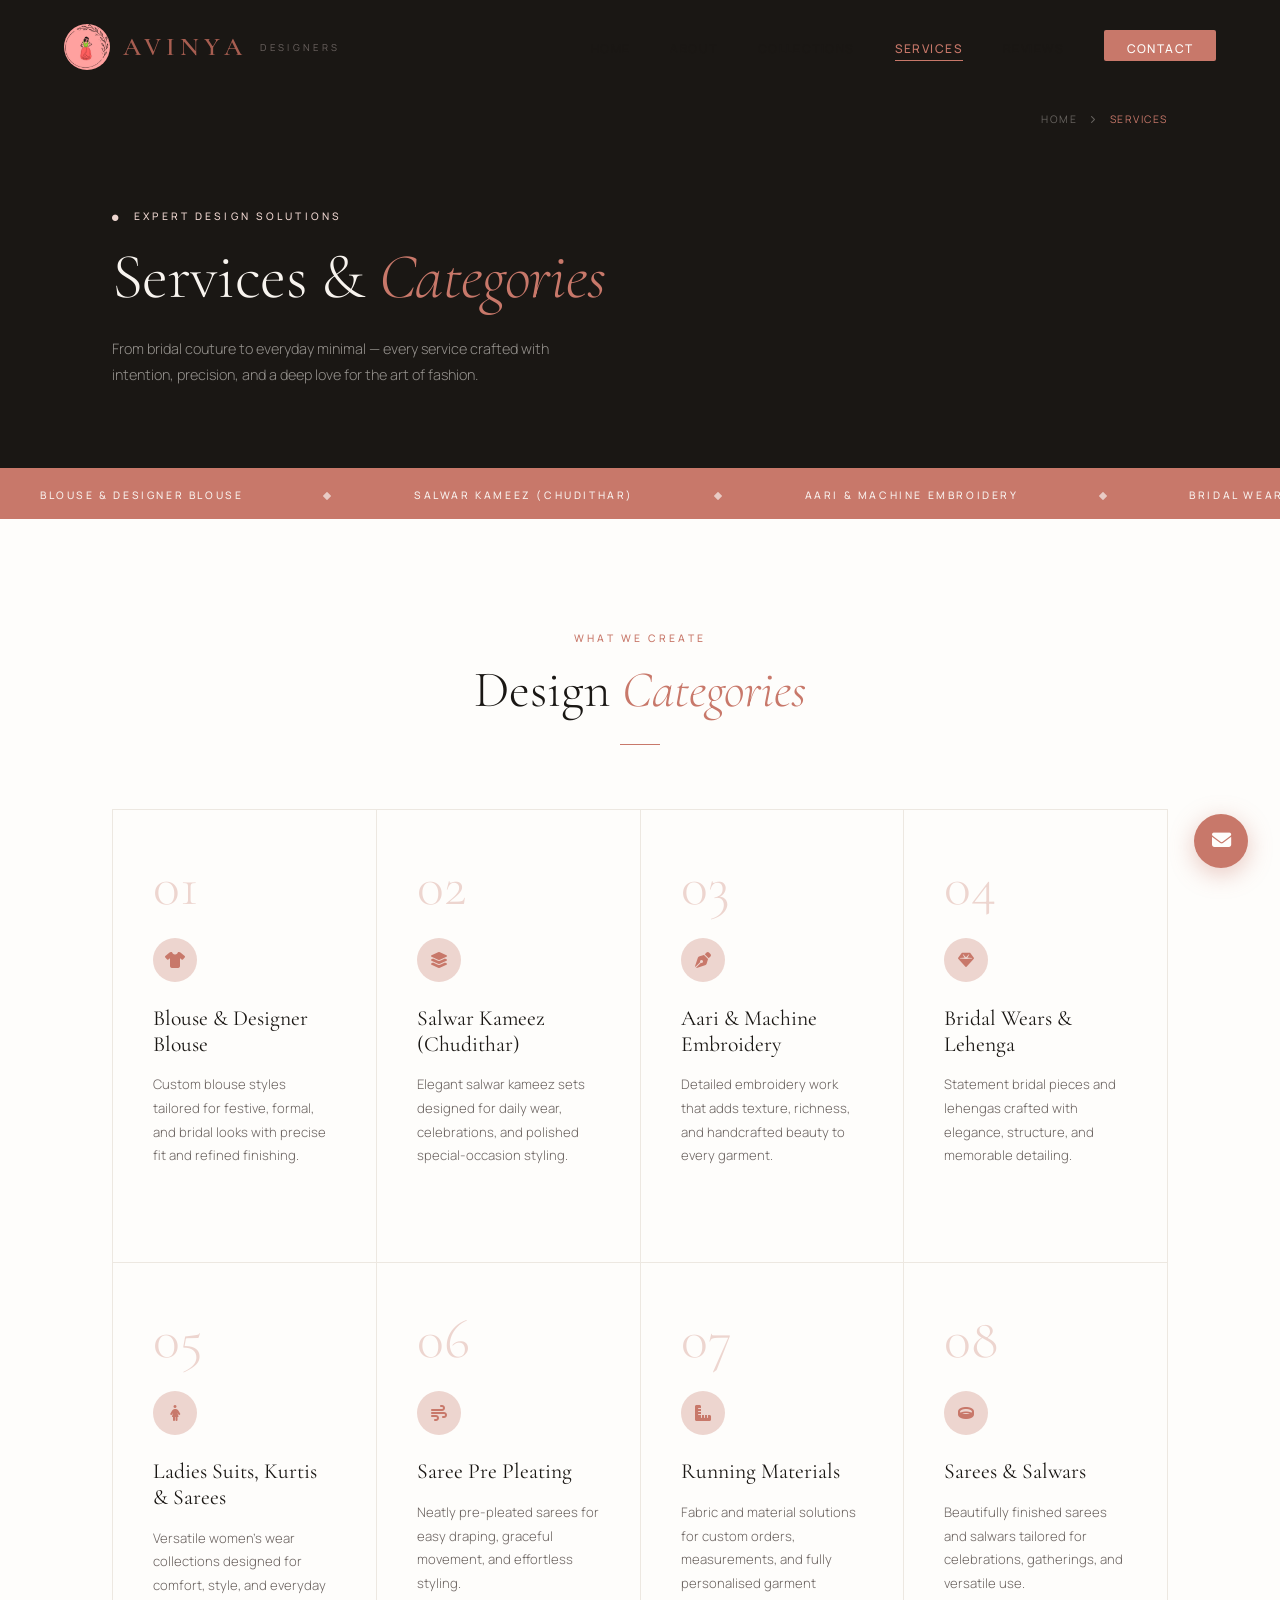
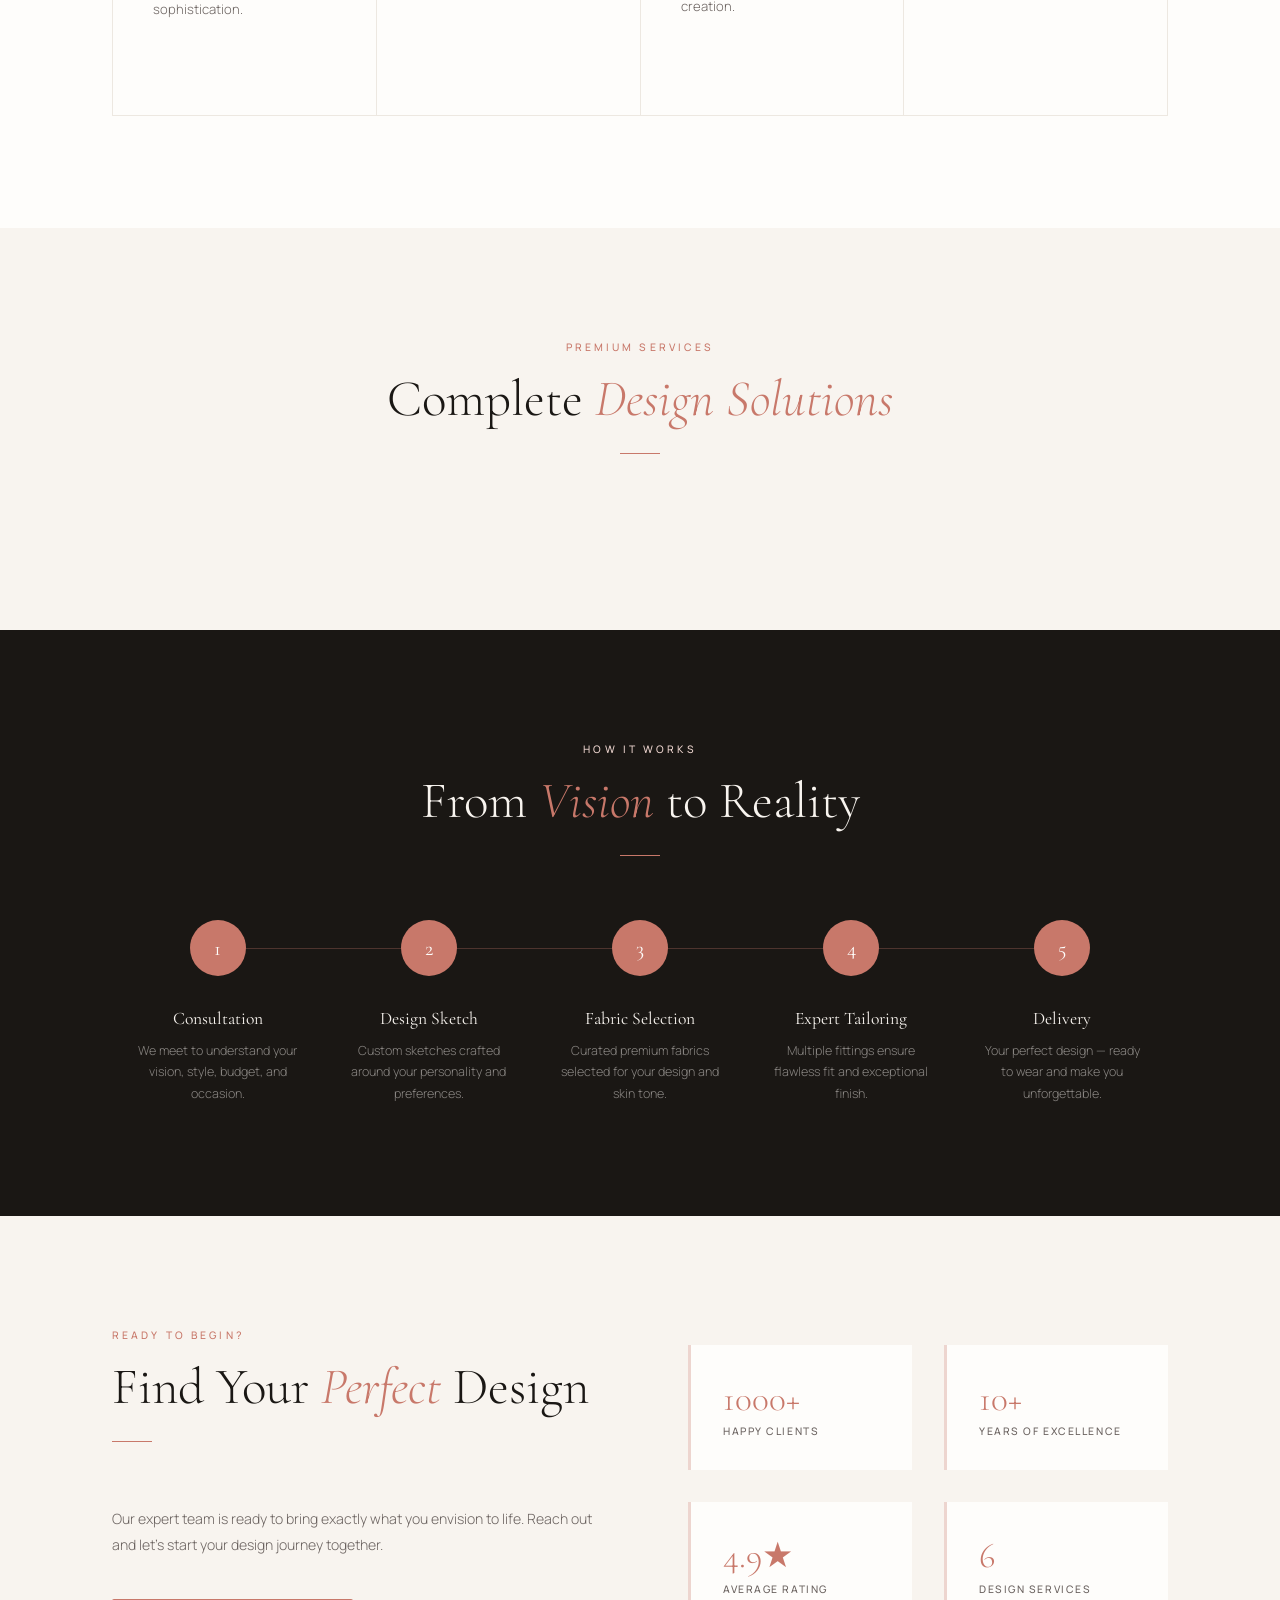
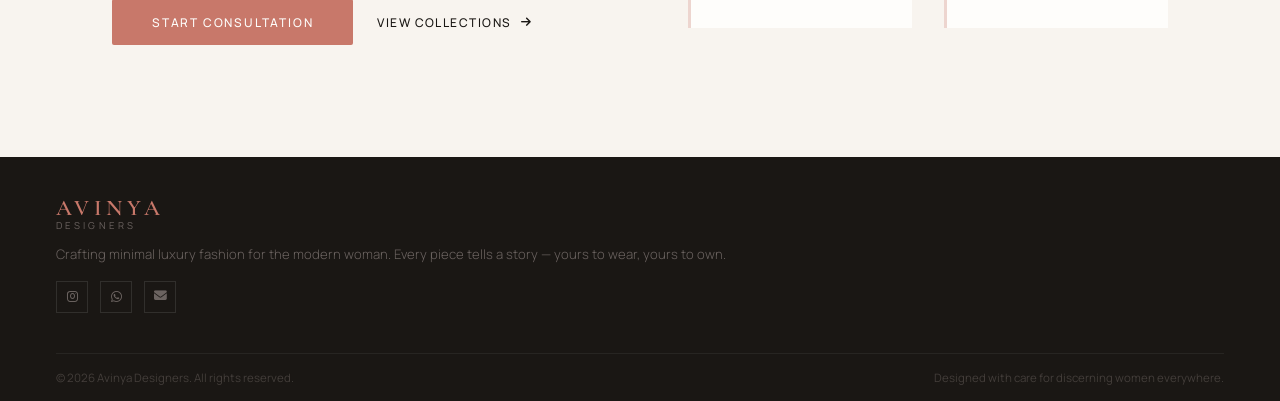
<file: categories.html>
<!DOCTYPE html>
<html lang="en">
<head>
  <meta charset="UTF-8">
  <meta name="viewport" content="width=device-width, initial-scale=1.0">
  <title>Services & Categories — Custom Fashion Design in Tiruppur</title>
  <meta name="description" content="Explore Avinya Designers' categories: blouses, salwars, embroidery, bridal wear, sarees, and more. Expert craftsmanship for every occasion.">
  <meta name="keywords" content="blouse design, salwar kameez, aari embroidery, bridal wear, saree pre pleating, Tiruppur designer, fashion categories">
  <meta name="author" content="Sowmiya T - Avinya Designers">
  <meta name="robots" content="index, follow">
  <link rel="canonical" href="https://avinyadesigners.com/categories.html">
  <meta property="og:title" content="Services & Categories — Avinya Designers">
  <meta property="og:description" content="Discover our design categories including blouses, salwars, embroidery, bridal wear, sarees, and more.">
  <meta property="og:image" content="https://images.unsplash.com/photo-1594938298603-c8148c4dae35?w=1200&h=630&fit=crop">
  <meta property="og:url" content="https://avinyadesigners.com/categories.html">
  <meta property="og:type" content="website">
  <link rel="preconnect" href="https://fonts.googleapis.com">
  <link href="https://fonts.googleapis.com/css2?family=Cormorant+Garamond:ital,wght@0,300;0,400;0,600;1,300;1,400&family=Manrope:wght@300;400;500;600&display=swap" rel="stylesheet">
  <link rel="stylesheet" href="https://cdnjs.cloudflare.com/ajax/libs/font-awesome/6.4.0/css/all.min.css">
  <style>
    *, *::before, *::after { margin: 0; padding: 0; box-sizing: border-box; }

    :root {
      --rose:    #C8786A;
      --rose-dk: #A85E51;
      --rose-lt: #EDD5CF;
      --cream:   #F8F4EF;
      --sand:    #EDE8E1;
      --ink:     #1A1714;
      --ink-60:  #6B6360;
      --gold:    #C9A86C;
      --white:   #FEFDFB;
      --ff-display: 'Cormorant Garamond', Georgia, serif;
      --ff-body:    'Manrope', sans-serif;
      --ease: cubic-bezier(0.25, 0.46, 0.45, 0.94);
    }

    html { scroll-behavior: smooth; }
    body { font-family: var(--ff-body); background: var(--cream); color: var(--ink); overflow-x: hidden; }
    body.nav-open{overflow:hidden;height:100%}

   
    /* ── NAV ── */
    nav {
      position: fixed; top: 0; left: 0; right: 0; z-index: 1000;
      padding: 1.5rem 4rem;
      display: flex; align-items: center; justify-content: space-between;
      transition: background 0.4s var(--ease), padding 0.4s var(--ease);
    }
    nav.scrolled {
      background: rgba(248,244,239,0.92);
      backdrop-filter: blur(16px);
      padding: 1rem 4rem;
      border-bottom: 1px solid rgba(200,120,106,0.12);
    }
    .nav-logo { display: flex; flex-direction: column; line-height: 1; text-decoration: none; }
    .nav-logo-mark { flex-direction: row; align-items: center; gap: 0.8rem; }
    .nav-logo-mark img { width: 46px; height: 46px; display: block; object-fit: contain; border-radius: 50%; }
    .logo-main { font-family: var(--ff-display); font-size: 1.6rem; font-weight: 600; letter-spacing: 0.2em; color: var(--rose-dk); }
    .logo-sub { font-size: 0.6rem; letter-spacing: 0.35em; text-transform: uppercase; color: var(--ink-60); margin-top: 2px; }
    .nav-links { display: flex; gap: 2.5rem; list-style: none; }
    .nav-links a {
      text-decoration: none; color: var(--ink);
      font-size: 0.75rem; font-weight: 500;
      letter-spacing: 0.12em; text-transform: uppercase;
      position: relative; padding-bottom: 4px;
    }
    .nav-links a::after {
      content: ''; position: absolute;
      bottom: 0; left: 0; width: 0; height: 1px;
      background: var(--rose); transition: width 0.3s var(--ease);
    }
    .nav-links a:hover::after, .nav-links a.active::after { width: 100%; }
    .nav-links a:hover, .nav-links a.active { color: var(--rose); }
    .nav-cta {
      background: var(--rose); color: var(--white) !important;
      padding: 0.6rem 1.4rem; border-radius: 2px;
      transition: background 0.3s, transform 0.2s !important;
    }
    .nav-cta:hover { background: var(--rose-dk) !important; transform: translateY(-1px); }
    .nav-cta::after { display: none !important; }
    .nav-hamburger { display: none; flex-direction: column; gap: 5px; }
    .nav-hamburger span { width: 22px; height: 1.5px; background: var(--ink); transition: all 0.35s cubic-bezier(0.4, 0, 0.2, 1); transform-origin: center; }
    .nav-hamburger.active span:nth-child(1) { transform: translateY(6.75px) rotate(45deg); }
    .nav-hamburger.active span:nth-child(2) { opacity: 0; transform: scale(0); }
    .nav-hamburger.active span:nth-child(3) { transform: translateY(-6.75px) rotate(-45deg); }

    /* ── PAGE HERO ── */
    .page-hero {
      min-height: 52vh;
      display: flex; align-items: flex-end;
      padding: 0 7rem 5rem;
      position: relative; overflow: hidden;
      background: var(--ink);
    }
    .page-hero::before {
      content: '';
      position: absolute; inset: 0;
      background: url('https://images.unsplash.com/photo-1558769132-cb1aea458c5e?w=1400&h=700&fit=crop&crop=center') center/cover;
      opacity: 0.18;
    }
    .page-hero-content { position: relative; z-index: 2; }
    .page-hero-eyebrow {
      font-size: 0.65rem; letter-spacing: 0.3em;
      text-transform: uppercase; color: var(--rose-lt);
      margin-bottom: 1.2rem; font-weight: 500;
      opacity: 0; animation: fadeUp 0.8s 0.3s var(--ease) forwards;
    }
    .page-hero-eyebrow i { font-size: 0.4rem; margin-right: 0.5rem; }
    .page-hero h1 {
      font-family: var(--ff-display);
      font-size: clamp(3rem, 5vw, 5rem);
      font-weight: 300; color: var(--cream);
      line-height: 1.1; letter-spacing: -0.01em;
      margin-bottom: 1.5rem;
      opacity: 0; animation: fadeUp 0.9s 0.5s var(--ease) forwards;
    }
    .page-hero h1 em { font-style: italic; color: var(--rose); }
    .page-hero-desc {
      font-size: 0.9rem; color: rgba(248,244,239,0.55);
      font-weight: 300; max-width: 460px; line-height: 1.8;
      opacity: 0; animation: fadeUp 0.9s 0.7s var(--ease) forwards;
    }
    .page-hero-breadcrumb {
      position: absolute; top: 7rem; right: 7rem;
      font-size: 0.65rem; letter-spacing: 0.15em;
      text-transform: uppercase; color: rgba(248,244,239,0.35);
      display: flex; gap: 0.8rem; align-items: center;
      opacity: 0; animation: fadeIn 0.8s 1s var(--ease) forwards;
    }
    .page-hero-breadcrumb a { color: inherit; text-decoration: none; transition: color 0.3s; }
    .page-hero-breadcrumb a:hover { color: var(--rose); }
    .page-hero-breadcrumb span { color: var(--rose); }

    /* ── MARQUEE ── */
    .marquee-strip {
      background: var(--rose); padding: 0.9rem 0;
      overflow: hidden; white-space: nowrap;
    }
    .marquee-inner {
      display: inline-flex; gap: 0;
      animation: marquee 22s linear infinite;
    }
    .marquee-inner span {
      font-size: 0.65rem; letter-spacing: 0.25em;
      text-transform: uppercase; color: var(--white);
      padding: 0 2.5rem; opacity: 0.9; font-weight: 500;
    }
    .marquee-inner i { color: var(--rose-lt); font-size: 0.5rem; }
    @keyframes marquee { from { transform: translateX(0); } to { transform: translateX(-50%); } }

    /* ── SECTION HEADERS ── */
    .section-header { text-align: center; margin-bottom: 4rem; }
    .section-eyebrow {
      font-size: 0.65rem; letter-spacing: 0.3em;
      text-transform: uppercase; color: var(--rose);
      font-weight: 500; margin-bottom: 1rem;
    }
    .section-title {
      font-family: var(--ff-display);
      font-size: clamp(2.2rem, 4vw, 3.5rem);
      font-weight: 300; color: var(--ink); line-height: 1.15;
    }
    .section-title em { font-style: italic; color: var(--rose); }
    .section-line { width: 40px; height: 1px; background: var(--rose); margin: 1.5rem auto 0; }

    /* ── DESIGN CATEGORIES (4 col hover) ── */
    .categories-section { padding: 7rem 7rem; background: var(--white); }
    .categories-grid {
      display: grid; grid-template-columns: repeat(4, 1fr);
      gap: 1px; background: var(--sand);
      border: 1px solid var(--sand);
    }
    .category-item {
      background: var(--white); padding: 3rem 2.5rem;
      position: relative; overflow: hidden;
      transition: background 0.4s var(--ease);
    }
    .category-item::before {
      content: ''; position: absolute; top: 0; left: 0;
      width: 0; height: 3px; background: var(--rose);
      transition: width 0.4s var(--ease);
    }
    .category-item:hover { background: var(--cream); }
    .category-item:hover::before { width: 100%; }
    .category-num {
      font-family: var(--ff-display); font-size: 3.5rem;
      font-weight: 300; color: var(--rose-lt); line-height: 1;
      margin-bottom: 1.5rem; transition: color 0.3s;
    }
    .category-item:hover .category-num { color: var(--rose); }
    .category-icon {
      width: 44px; height: 44px; background: var(--rose-lt);
      border-radius: 50%; display: flex; align-items: center;
      justify-content: center; color: var(--rose); font-size: 1rem;
      margin-bottom: 1.5rem;
      transition: background 0.3s, color 0.3s;
    }
    .category-item:hover .category-icon { background: var(--rose); color: var(--white); }
    .category-name {
      font-family: var(--ff-display); font-size: 1.35rem;
      font-weight: 400; color: var(--ink); margin-bottom: 1rem; line-height: 1.2;
    }
    .category-desc { font-size: 0.82rem; color: var(--ink-60); line-height: 1.8; font-weight: 300; }
    .category-arrow {
      margin-top: 2rem; font-size: 0.65rem; letter-spacing: 0.15em;
      text-transform: uppercase; color: var(--rose); text-decoration: none;
      display: flex; align-items: center; gap: 0.5rem; font-weight: 500;
      opacity: 0; transform: translateY(6px);
      transition: opacity 0.3s, transform 0.3s, gap 0.3s;
    }
    .category-item:hover .category-arrow { opacity: 1; transform: translateY(0); }
    .category-arrow:hover { gap: 0.9rem; }

    /* ── PREMIUM SERVICES ── */
    .services-section { padding: 7rem 7rem; background: var(--cream); }
    .services-grid {
      display: grid; grid-template-columns: repeat(3, 1fr);
      gap: 2rem;
    }
    .service-card {
      background: var(--white); padding: 2.8rem 2.5rem;
      position: relative; overflow: hidden;
      transition: transform 0.3s var(--ease), box-shadow 0.3s;
      border-bottom: 2px solid transparent;
    }
    .service-card:hover {
      transform: translateY(-6px);
      box-shadow: 0 20px 50px rgba(26,23,20,0.08);
      border-bottom-color: var(--rose);
    }
    .service-icon-wrap {
      width: 52px; height: 52px; background: var(--rose-lt);
      display: flex; align-items: center; justify-content: center;
      color: var(--rose); font-size: 1.2rem; margin-bottom: 1.8rem;
      transition: background 0.3s, color 0.3s;
    }
    .service-card:hover .service-icon-wrap { background: var(--rose); color: var(--white); }
    .service-card h3 {
      font-family: var(--ff-display); font-size: 1.3rem;
      font-weight: 400; color: var(--ink); margin-bottom: 0.8rem; line-height: 1.2;
    }
    .service-card p { font-size: 0.83rem; color: var(--ink-60); line-height: 1.8; font-weight: 300; }
    .service-features { list-style: none; margin-top: 1.5rem; }
    .service-features li {
      font-size: 0.78rem; color: var(--ink-60); font-weight: 300;
      padding: 0.45rem 0; display: flex; align-items: center; gap: 0.7rem;
      border-bottom: 1px solid var(--sand);
    }
    .service-features li:last-child { border: none; }
    .service-features i { color: var(--rose); font-size: 0.6rem; }

    /* ── PROCESS (dark bg) ── */
    .process-section { padding: 7rem 7rem; background: var(--ink); }
    .process-section .section-title { color: var(--cream); }
    .process-section .section-eyebrow { color: var(--rose-lt); }
    .process-steps {
      display: grid; grid-template-columns: repeat(5, 1fr);
      gap: 0; margin-top: 4rem; position: relative;
    }
    .process-steps::before {
      content: ''; position: absolute; top: 28px; left: 10%; right: 10%;
      height: 1px; background: rgba(200,120,106,0.3);
    }
    .process-step { text-align: center; padding: 0 1.5rem; position: relative; }
    .step-dot {
      width: 56px; height: 56px; background: var(--rose); border-radius: 50%;
      display: flex; align-items: center; justify-content: center;
      margin: 0 auto 2rem;
      font-family: var(--ff-display); font-size: 1.3rem;
      font-weight: 400; color: var(--white); position: relative; z-index: 1;
      transition: transform 0.3s, box-shadow 0.3s;
    }
    .process-step:hover .step-dot {
      transform: scale(1.12);
      box-shadow: 0 0 0 8px rgba(200,120,106,0.2);
    }
    .step-title { font-family: var(--ff-display); font-size: 1.1rem; font-weight: 400; color: var(--cream); margin-bottom: 0.7rem; }
    .step-desc { font-size: 0.78rem; color: rgba(248,244,239,0.5); line-height: 1.7; font-weight: 300; }

    /* ── PRICING ── */
    .pricing-section { padding: 7rem 7rem; background: var(--white); }
    .pricing-grid { display: grid; grid-template-columns: repeat(3, 1fr); gap: 2rem; margin-top: 3.5rem; }
    .price-card {
      border: 1px solid var(--sand); padding: 3rem 2.5rem;
      position: relative; overflow: hidden;
      transition: border-color 0.3s, box-shadow 0.3s, transform 0.3s;
    }
    .price-card:hover {
      border-color: var(--rose);
      box-shadow: 0 16px 50px rgba(200,120,106,0.12);
      transform: translateY(-4px);
    }
    .price-card.featured { background: var(--rose); border-color: var(--rose); color: white; }
    .price-card.featured * { color: rgba(255,255,255,0.9) !important; }
    .price-card.featured h3 { color: white !important; }
    .price-badge {
      position: absolute; top: 1.5rem; right: 1.5rem;
      background: var(--white); color: var(--rose);
      font-size: 0.6rem; letter-spacing: 0.15em;
      text-transform: uppercase; font-weight: 600;
      padding: 0.3rem 0.8rem;
    }
    .price-tier { font-size: 0.65rem; letter-spacing: 0.25em; text-transform: uppercase; font-weight: 600; color: var(--rose); margin-bottom: 1rem; }
    .price-card.featured .price-tier { color: var(--rose-lt); }
    .price-name { font-family: var(--ff-display); font-size: 2rem; font-weight: 300; color: var(--ink); margin-bottom: 0.5rem; }
    .price-amount { font-family: var(--ff-display); font-size: 2.8rem; font-weight: 300; color: var(--rose); line-height: 1; margin: 1.5rem 0 0.3rem; }
    .price-card.featured .price-amount { color: var(--white) !important; }
    .price-from { font-size: 0.72rem; color: var(--ink-60); margin-bottom: 2rem; }
    .price-divider { height: 1px; background: var(--sand); margin: 2rem 0; }
    .price-card.featured .price-divider { background: rgba(255,255,255,0.2); }
    .price-features { list-style: none; }
    .price-features li {
      font-size: 0.82rem; color: var(--ink-60); padding: 0.6rem 0;
      display: flex; align-items: center; gap: 0.8rem;
      border-bottom: 1px solid var(--sand); font-weight: 300;
    }
    .price-card.featured .price-features li { border-color: rgba(255,255,255,0.15); }
    .price-features li:last-child { border: none; }
    .price-features i { color: var(--rose); font-size: 0.65rem; }
    .price-card.featured .price-features i { color: var(--rose-lt); }
    .price-cta {
      margin-top: 2.5rem; width: 100%; padding: 0.9rem;
      font-size: 0.72rem; letter-spacing: 0.15em; text-transform: uppercase;
      font-family: var(--ff-body); font-weight: 600;
      border: 1.5px solid var(--rose); background: transparent;
      color: var(--rose); transition: background 0.3s, color 0.3s, transform 0.2s;
      text-decoration: none; display: block; text-align: center;
    }
    .price-cta:hover { background: var(--rose); color: var(--white); transform: translateY(-1px); }
    .price-card.featured .price-cta { background: var(--white); color: var(--rose); border-color: var(--white); }
    .price-card.featured .price-cta:hover { background: var(--rose-lt); }

    /* ── CTA STRIP ── */
    .cta-strip {
      padding: 7rem 7rem;
      background: var(--cream);
      display: grid; grid-template-columns: 1fr 1fr;
      gap: 6rem; align-items: center;
    }
    .cta-left .section-header { text-align: left; }
    .cta-left .section-line { margin-left: 0; }
    .cta-tagline { font-size: 0.88rem; color: var(--ink-60); line-height: 1.9; font-weight: 300; margin-top: 1.5rem; }
    .cta-actions { display: flex; gap: 1.5rem; align-items: center; margin-top: 2.5rem; }
    .btn-primary {
      background: var(--rose); color: var(--white);
      padding: 0.9rem 2.5rem; font-size: 0.75rem;
      letter-spacing: 0.15em; text-transform: uppercase;
      font-family: var(--ff-body); font-weight: 500;
      border: none; border-radius: 2px;
      text-decoration: none; display: inline-block;
      transition: background 0.3s, transform 0.2s, box-shadow 0.3s;
    }
    .btn-primary:hover { background: var(--rose-dk); transform: translateY(-2px); box-shadow: 0 12px 32px rgba(200,120,106,0.3); }
    .btn-ghost {
      font-size: 0.75rem; letter-spacing: 0.12em; text-transform: uppercase;
      color: var(--ink); text-decoration: none; font-weight: 500;
      display: flex; align-items: center; gap: 0.6rem; transition: color 0.3s, gap 0.3s;
    }
    .btn-ghost:hover { color: var(--rose); gap: 1rem; }
    .cta-stats {
      display: grid; grid-template-columns: 1fr 1fr; gap: 2rem;
    }
    .cta-stat {
      background: var(--white); padding: 2rem;
      border-left: 3px solid var(--rose-lt);
      transition: border-color 0.3s;
    }
    .cta-stat:hover { border-left-color: var(--rose); }
    .cta-stat-val { font-family: var(--ff-display); font-size: 2.2rem; font-weight: 300; color: var(--rose); }
    .cta-stat-label { font-size: 0.65rem; letter-spacing: 0.15em; text-transform: uppercase; color: var(--ink-60); margin-top: 0.3rem; font-weight: 500; }

    /* ── FOOTER ── */
    footer { background: var(--ink); padding: 2.5rem 3.5rem 1rem; }
    .footer-top {
      display: grid; grid-template-columns: 1fr;
      gap: 2rem; padding-bottom: 2.5rem;
      border-bottom: 1px solid rgba(255,255,255,0.06);
    }
    .footer-brand .logo-main { color: var(--rose); font-size: 1.4rem; }
    .footer-brand .logo-sub { color: var(--ink-60); }
    .footer-tagline { font-size: 0.82rem; color: var(--ink-60); line-height: 1.6; font-weight: 300; margin: 0.8rem 0 1rem; }
    .footer-social { display: flex; gap: 0.75rem; }
    .footer-social a {
      width: 32px; height: 32px; border: 1px solid rgba(255,255,255,0.1);
      display: flex; align-items: center; justify-content: center;
      color: var(--ink-60); font-size: 0.8rem; text-decoration: none;
      transition: border-color 0.3s, color 0.3s, background 0.3s;
    }
    .footer-social a:hover { border-color: var(--rose); color: var(--rose); background: rgba(200,120,106,0.08); }
    .footer-col h5 { font-size: 0.65rem; letter-spacing: 0.25em; text-transform: uppercase; font-weight: 600; color: var(--cream); margin-bottom: 1rem; }
    .footer-col ul { list-style: none; }
    .footer-col li { margin-bottom: 0.6rem; }
    .footer-col a { font-size: 0.82rem; color: var(--ink-60); text-decoration: none; font-weight: 300; transition: color 0.3s; }
    .footer-col a:hover { color: var(--rose); }
    .footer-bottom { display: flex; justify-content: space-between; align-items: center; padding-top: 1rem; font-size: 0.72rem; color: rgba(107,99,96,0.5); }

    /* ── FAB ── */
    .fab-wrap { position: fixed; bottom: 2rem; right: 2rem; z-index: 500; display: flex; flex-direction: column; align-items: flex-end; gap: 0.7rem; }
    .fab-sub { display: flex; align-items: center; gap: 0.8rem; opacity: 0; pointer-events: none; transform: translateY(10px); transition: opacity 0.3s var(--ease), transform 0.3s var(--ease); }
    .fab-wrap:hover .fab-sub { opacity: 1; pointer-events: all; transform: translateY(0); }
    .fab-sub:nth-child(2) { transition-delay: 0.05s; }
    .fab-sub:nth-child(3) { transition-delay: 0.1s; }
    .fab-sub:nth-child(4) { transition-delay: 0.15s; }
    .fab-label { font-size: 0.65rem; letter-spacing: 0.1em; text-transform: uppercase; font-weight: 600; background: var(--ink); color: var(--white); padding: 0.3rem 0.7rem; white-space: nowrap; }
    .fab-btn { width: 48px; height: 48px; border-radius: 50%; background: var(--white); color: var(--rose); display: flex; align-items: center; justify-content: center; font-size: 1.1rem; text-decoration: none; box-shadow: 0 4px 16px rgba(26,23,20,0.15); transition: background 0.3s, transform 0.2s; }
    .fab-btn:hover { background: var(--rose-lt); transform: scale(1.08); }
    .fab-main { width: 54px; height: 54px; background: var(--rose) !important; color: var(--white) !important; font-size: 1.2rem !important; box-shadow: 0 6px 24px rgba(200,120,106,0.4) !important; }
    .fab-main:hover { background: var(--rose-dk) !important; transform: scale(1.08) rotate(15deg) !important; }

    /* ── ANIMATIONS ── */
    @keyframes fadeUp { from { opacity: 0; transform: translateY(24px); } to { opacity: 1; transform: translateY(0); } }
    @keyframes fadeIn { from { opacity: 0; } to { opacity: 1; } }
    .reveal { opacity: 0; transform: translateY(28px); transition: opacity 0.7s var(--ease), transform 0.7s var(--ease); }
    .reveal.visible { opacity: 1; transform: translateY(0); }
    .reveal-delay-1 { transition-delay: 0.1s; }
    .reveal-delay-2 { transition-delay: 0.2s; }
    .reveal-delay-3 { transition-delay: 0.3s; }
    .reveal-delay-4 { transition-delay: 0.4s; }

    /* ── RESPONSIVE ── */
    @media (max-width: 1100px) {
      nav, nav.scrolled { padding-left: 2.5rem; padding-right: 2.5rem; }
      .page-hero { padding: 0 3rem 4rem; }
      .page-hero-breadcrumb { right: 3rem; }
      .categories-section, .services-section, .process-section, .pricing-section, .cta-strip, footer { padding-left: 3rem; padding-right: 3rem; }
      .categories-grid { grid-template-columns: repeat(2, 1fr); }
      .footer-top { grid-template-columns: 1fr 1fr; gap: 3rem; }
    }
    @media (max-width: 768px) {
      .fab-wrap { bottom: 1.5rem; right: 1.5rem; gap: 0.5rem; }
      .fab-btn { width: 44px; height: 44px; font-size: 1rem; }
      .fab-main { width: 50px; height: 50px; font-size: 1.1rem; }
      .fab-label { font-size: 0.6rem; padding: 0.25rem 0.6rem; }
      .fab-sub { display: none !important; }
      .fab-wrap.active .fab-sub { display: flex !important; opacity: 1 !important; pointer-events: all !important; transform: translateY(0) !important; }

      nav, nav.scrolled {
        padding: 0.9rem 1.2rem;
        background: rgba(248, 244, 239, 0.98);
        backdrop-filter: blur(14px);
        border-bottom: 1px solid rgba(168, 94, 81, 0.18);
        box-shadow: 0 8px 24px rgba(26, 23, 20, 0.04);
      }
      .nav-logo { flex-direction: row; align-items: center; gap: 0.45rem; }
      .nav-logo-mark img { width: 38px; height: 38px; }
      .logo-main { font-size: 1.2rem; letter-spacing: 0.16em; }
      .logo-sub { font-size: 0.48rem; margin-top: 0; letter-spacing: 0.28em; }
      .nav-links { position: absolute; top: calc(100% + 0.75rem); left: 1rem; right: 1rem; display: flex; flex-direction: column; gap: 0.7rem; visibility: hidden; opacity: 0; transform: translateY(-12px) scaleY(0.95); pointer-events: none; transition: all 0.35s cubic-bezier(0.4, 0, 0.2, 1); transform-origin: top; z-index: 1100; background: rgba(248,244,239,0.98); align-items: stretch; justify-content: flex-start; padding: 0.9rem; border: 1px solid rgba(168,94,81,0.14); border-radius: 18px; box-shadow: 0 18px 40px rgba(26,23,20,0.12); max-height: calc(100vh - 7rem); overflow-y: auto; }
      .nav-hamburger { display: flex; align-items: center; justify-content: center; width: 44px; height: 44px; border: 1px solid rgba(168, 94, 81, 0.16); border-radius: 999px; background: rgba(254, 253, 251, 0.9); }
      .nav-hamburger span { width: 18px; height: 1.5px; background: var(--rose-dk); }
      .nav-links.open { visibility: visible; opacity: 1; transform: translateY(0) scaleY(1); pointer-events: auto; }
      .nav-links.open li { width: 100%; display: flex; }
      .nav-links.open a { width: 100%; font-size: 0.95rem; padding: 0.9rem 1rem; min-height: 44px; display: flex; align-items: center; justify-content: center; background: rgba(255,255,255,0.8); border: 1px solid rgba(168,94,81,0.10); border-radius: 12px; box-shadow: 0 4px 12px rgba(26,23,20,0.03); }
      .nav-links.open a.active:not(.nav-cta) { background: rgba(200,120,106,0.14); border-color: rgba(200,120,106,0.24); color: var(--rose-dk) !important; box-shadow: 0 8px 18px rgba(200,120,106,0.12); }
      .nav-links.open .nav-cta { background: var(--rose); border-color: transparent; color: var(--white) !important; }
      .page-hero { padding: 5rem 1.5rem 3rem; min-height: 45vh; }
      .page-hero-breadcrumb { display: none; }
      .categories-section, .services-section, .process-section, .pricing-section { padding: 4rem 1.5rem; }
      .categories-grid { grid-template-columns: 1fr; }
      .services-grid { grid-template-columns: 1fr; }
      .process-steps { grid-template-columns: 1fr; }
      .process-steps::before { display: none; }
      .pricing-grid { grid-template-columns: 1fr; }
      .cta-strip { grid-template-columns: 1fr; gap: 2rem; padding: 4rem 1.5rem; }
      footer { padding: 2rem 1rem 0.8rem; }
      .footer-top { grid-template-columns: 1fr; gap: 1.2rem; }
      .footer-bottom { flex-direction: column; gap: 0.3rem; text-align: center; font-size: 0.8rem; }
      .category-item, .service-card, .price-card { min-height: auto; }
    }
    @media (max-width: 480px) {
      .fab-wrap { bottom: 1rem; right: 1rem; }
      .fab-btn { width: 40px; height: 40px; font-size: 0.9rem; }
      .fab-main { width: 46px; height: 46px; font-size: 1rem; }

      nav, nav.scrolled { padding: 0.7rem 1rem; background: rgba(248, 244, 239, 0.99); border-bottom: 1px solid rgba(168, 94, 81, 0.22); }
      .nav-logo-mark img { width: 32px; height: 32px; }
      .logo-main { font-size: 1.05rem; }
      .logo-sub { font-size: 0.42rem; }
      .nav-hamburger { width: 42px; height: 42px; }
      .nav-hamburger span { width: 16px; }
      .page-hero { padding: 4rem 1rem 2rem; min-height: auto; margin-top: 2rem; }
      .categories-section, .services-section, .process-section, .pricing-section { padding: 2.5rem 1rem !important; }
      h2 { font-size: 1.8rem; }
      h3 { font-size: 1.2rem; }
      p { font-size: 0.9rem; }
      .footer-top { gap: 1.5rem; }
      .footer-bottom { gap: 0.3rem; font-size: 0.8rem; }
    }
  </style>
  <script type="application/ld+json">
  {
    "@context": "https://schema.org",
    "@type": "BreadcrumbList",
    "itemListElement": [
      {
        "@type": "ListItem",
        "position": 1,
        "name": "Home",
        "item": "https://avinyadesigners.com/"
      },
      {
        "@type": "ListItem",
        "position": 2,
        "name": "Services",
        "item": "https://avinyadesigners.com/categories.html"
      }
    ]
  }
  </script>
  <script type="application/ld+json">
  {
    "@context": "https://schema.org",
    "@type": "Service",
    "name": "Custom Fashion Design",
    "description": "Personalized fashion design services including bridal wear, casual, professional and event wear",
    "provider": {
      "@type": "LocalBusiness",
      "name": "Avinya Designers",
      "url": "https://avinyadesigners.com"
    },
    "areaServed": {
      "@type": "City",
      "name": "Tiruppur"
    }
  }
  </script>
</head>
<body>
  <div id="cursor-ring"></div>

  <!-- NAV -->
  <nav id="navbar">
    <a href="index.html" class="nav-logo nav-logo-mark">
      <img src="images/logo.png" alt="Avinya Designers logo" style="border-radius: 50%;">
      <span class="logo-main">AVINYA</span>
      <span class="logo-sub">Designers</span>
    </a>
    <ul class="nav-links" id="navLinks">
      <li><a href="index.html">Home</a></li>
      <li><a href="about.html">About</a></li>
      <li><a href="collections.html">Collections</a></li>
      <li><a href="categories.html" class="active">Services</a></li>
      <li><a href="reviews.html">Reviews</a></li>
      <li><a href="contact.html" class="nav-cta">Contact</a></li>
    </ul>
    <div class="nav-hamburger" id="hamburger" onclick="toggleNav()">
      <span></span><span></span><span></span>
    </div>
  </nav>

  <!-- PAGE HERO -->
  <section class="page-hero">
    <div class="page-hero-breadcrumb">
      <a href="index.html">Home</a>
      <i class="fas fa-chevron-right" style="font-size:0.5rem"></i>
      <span>Services</span>
    </div>
    <div class="page-hero-content">
      <p class="page-hero-eyebrow"><i class="fas fa-circle"></i> Expert Design Solutions</p>
      <h1>Services &amp; <em>Categories</em></h1>
      <p class="page-hero-desc">From bridal couture to everyday minimal — every service crafted with intention, precision, and a deep love for the art of fashion.</p>
    </div>
  </section>

  <!-- MARQUEE -->
  <div class="marquee-strip">
    <div class="marquee-inner">
      <span>Blouse & Designer Blouse</span><span><i class="fas fa-diamond"></i></span>
      <span>Salwar Kameez (Chudithar)</span><span><i class="fas fa-diamond"></i></span>
      <span>Aari & Machine Embroidery</span><span><i class="fas fa-diamond"></i></span>
      <span>Bridal Wears & Lehenga</span><span><i class="fas fa-diamond"></i></span>
      <span>Ladies Suits, Kurtis & Sarees</span><span><i class="fas fa-diamond"></i></span>
      <span>Saree Pre Pleating</span><span><i class="fas fa-diamond"></i></span>
      <span>Running Materials</span><span><i class="fas fa-diamond"></i></span>
      <span>Sarees & Salwars</span><span><i class="fas fa-diamond"></i></span>
      <span>Blouse & Designer Blouse</span><span><i class="fas fa-diamond"></i></span>
      <span>Salwar Kameez (Chudithar)</span><span><i class="fas fa-diamond"></i></span>
      <span>Aari & Machine Embroidery</span><span><i class="fas fa-diamond"></i></span>
      <span>Bridal Wears & Lehenga</span><span><i class="fas fa-diamond"></i></span>
    </div>
  </div>

  <!-- DESIGN CATEGORIES -->
  <section class="categories-section">
    <div class="section-header reveal">
      <p class="section-eyebrow">What We Create</p>
      <h2 class="section-title">Design <em>Categories</em></h2>
      <div class="section-line"></div>
    </div>
    <div class="categories-grid">
      <div class="category-item reveal">
        <div class="category-num">01</div>
        <div class="category-icon"><i class="fas fa-shirt"></i></div>
        <h3 class="category-name">Blouse & Designer Blouse</h3>
        <p class="category-desc">Custom blouse styles tailored for festive, formal, and bridal looks with precise fit and refined finishing.</p>
        <a href="contact.html" class="category-arrow">Explore <i class="fas fa-arrow-right" style="font-size:0.6rem"></i></a>
      </div>
      <div class="category-item reveal reveal-delay-1">
        <div class="category-num">02</div>
        <div class="category-icon"><i class="fas fa-layer-group"></i></div>
        <h3 class="category-name">Salwar Kameez (Chudithar)</h3>
        <p class="category-desc">Elegant salwar kameez sets designed for daily wear, celebrations, and polished special-occasion styling.</p>
        <a href="contact.html" class="category-arrow">Explore <i class="fas fa-arrow-right" style="font-size:0.6rem"></i></a>
      </div>
      <div class="category-item reveal reveal-delay-2">
        <div class="category-num">03</div>
        <div class="category-icon"><i class="fas fa-pen-nib"></i></div>
        <h3 class="category-name">Aari & Machine Embroidery</h3>
        <p class="category-desc">Detailed embroidery work that adds texture, richness, and handcrafted beauty to every garment.</p>
        <a href="contact.html" class="category-arrow">Explore <i class="fas fa-arrow-right" style="font-size:0.6rem"></i></a>
      </div>
      <div class="category-item reveal reveal-delay-3">
        <div class="category-num">04</div>
        <div class="category-icon"><i class="fas fa-gem"></i></div>
        <h3 class="category-name">Bridal Wears & Lehenga</h3>
        <p class="category-desc">Statement bridal pieces and lehengas crafted with elegance, structure, and memorable detailing.</p>
        <a href="contact.html" class="category-arrow">Explore <i class="fas fa-arrow-right" style="font-size:0.6rem"></i></a>
      </div>
      <div class="category-item reveal">
        <div class="category-num">05</div>
        <div class="category-icon"><i class="fas fa-person-dress"></i></div>
        <h3 class="category-name">Ladies Suits, Kurtis & Sarees</h3>
        <p class="category-desc">Versatile women’s wear collections designed for comfort, style, and everyday sophistication.</p>
        <a href="contact.html" class="category-arrow">Explore <i class="fas fa-arrow-right" style="font-size:0.6rem"></i></a>
      </div>
      <div class="category-item reveal reveal-delay-1">
        <div class="category-num">06</div>
        <div class="category-icon"><i class="fas fa-wind"></i></div>
        <h3 class="category-name">Saree Pre Pleating</h3>
        <p class="category-desc">Neatly pre-pleated sarees for easy draping, graceful movement, and effortless styling.</p>
        <a href="contact.html" class="category-arrow">Explore <i class="fas fa-arrow-right" style="font-size:0.6rem"></i></a>
      </div>
      <div class="category-item reveal reveal-delay-2">
        <div class="category-num">07</div>
        <div class="category-icon"><i class="fas fa-ruler-combined"></i></div>
        <h3 class="category-name">Running Materials</h3>
        <p class="category-desc">Fabric and material solutions for custom orders, measurements, and fully personalised garment creation.</p>
        <a href="contact.html" class="category-arrow">Explore <i class="fas fa-arrow-right" style="font-size:0.6rem"></i></a>
      </div>
      <div class="category-item reveal reveal-delay-3">
        <div class="category-num">08</div>
        <div class="category-icon"><i class="fas fa-ring"></i></div>
        <h3 class="category-name">Sarees & Salwars</h3>
        <p class="category-desc">Beautifully finished sarees and salwars tailored for celebrations, gatherings, and versatile use.</p>
        <a href="contact.html" class="category-arrow">Explore <i class="fas fa-arrow-right" style="font-size:0.6rem"></i></a>
      </div>
    </div>
  </section>

  <!-- PREMIUM SERVICES -->
  <section class="services-section">
    <div class="section-header reveal">
      <p class="section-eyebrow">Premium Services</p>
      <h2 class="section-title">Complete <em>Design Solutions</em></h2>
      <div class="section-line"></div>
    </div>

  </section>

  <!-- PROCESS -->
  <section class="process-section">
    <div class="section-header reveal">
      <p class="section-eyebrow">How It Works</p>
      <h2 class="section-title">From <em>Vision</em> to Reality</h2>
      <div class="section-line"></div>
    </div>
    <div class="process-steps">
      <div class="process-step reveal">
        <div class="step-dot">1</div>
        <h3 class="step-title">Consultation</h3>
        <p class="step-desc">We meet to understand your vision, style, budget, and occasion.</p>
      </div>
      <div class="process-step reveal reveal-delay-1">
        <div class="step-dot">2</div>
        <h3 class="step-title">Design Sketch</h3>
        <p class="step-desc">Custom sketches crafted around your personality and preferences.</p>
      </div>
      <div class="process-step reveal reveal-delay-2">
        <div class="step-dot">3</div>
        <h3 class="step-title">Fabric Selection</h3>
        <p class="step-desc">Curated premium fabrics selected for your design and skin tone.</p>
      </div>
      <div class="process-step reveal reveal-delay-3">
        <div class="step-dot">4</div>
        <h3 class="step-title">Expert Tailoring</h3>
        <p class="step-desc">Multiple fittings ensure flawless fit and exceptional finish.</p>
      </div>
      <div class="process-step reveal reveal-delay-4">
        <div class="step-dot">5</div>
        <h3 class="step-title">Delivery</h3>
        <p class="step-desc">Your perfect design — ready to wear and make you unforgettable.</p>
      </div>
    </div>
  </section>

  <!-- PRICING removed per request -->

  <!-- CTA STRIP -->
  <section class="cta-strip">
    <div class="cta-left">
      <div class="section-header reveal">
        <p class="section-eyebrow">Ready to Begin?</p>
        <h2 class="section-title">Find Your <em>Perfect</em> Design</h2>
        <div class="section-line"></div>
      </div>
      <p class="cta-tagline reveal">Our expert team is ready to bring exactly what you envision to life. Reach out and let's start your design journey together.</p>
      <div class="cta-actions reveal">
        <a href="contact.html" class="btn-primary">Start Consultation</a>
        <a href="collections.html" class="btn-ghost">View Collections <i class="fas fa-arrow-right" style="font-size:0.7rem"></i></a>
      </div>
    </div>
    <div class="cta-stats reveal">
      <div class="cta-stat">
        <div class="cta-stat-val">1000+</div>
        <div class="cta-stat-label">Happy Clients</div>
      </div>
      <div class="cta-stat">
        <div class="cta-stat-val">10+</div>
        <div class="cta-stat-label">Years of Excellence</div>
      </div>
      <div class="cta-stat">
        <div class="cta-stat-val">4.9★</div>
        <div class="cta-stat-label">Average Rating</div>
      </div>
      <div class="cta-stat">
        <div class="cta-stat-val">6</div>
        <div class="cta-stat-label">Design Services</div>
      </div>
    </div>
  </section>

  <!-- FOOTER -->
  <footer>
    <div class="footer-top">
      <div class="footer-brand">
        <a href="index.html" class="nav-logo" style="text-decoration:none">
          <span class="logo-main">AVINYA</span>
          <span class="logo-sub">Designers</span>
        </a>
        <p class="footer-tagline">Crafting minimal luxury fashion for the modern woman. Every piece tells a story — yours to wear, yours to own.</p>
        <div class="footer-social">
          <a href="https://www.instagram.com/avinya_designers" target="_blank"><i class="fab fa-instagram"></i></a>
          <a href="https://wa.me/918675337366" target="_blank"><i class="fab fa-whatsapp"></i></a>
          <a href="mailto:designersavinya@gmail.com"><i class="fas fa-envelope"></i></a>
        </div>
      </div>
    </div>
    <div class="footer-bottom">
      <span>© 2026 Avinya Designers. All rights reserved.</span>
      <span>Designed with care for discerning women everywhere.</span>
    </div>
  </footer>

  <!-- FLOATING ACTIONS -->
  <div class="fab-wrap">
    <div class="fab-sub">
      <span class="fab-label">Instagram</span>
      <a href="https://www.instagram.com/avinya_designers" class="fab-btn" target="_blank"><i class="fab fa-instagram"></i></a>
    </div>
    <div class="fab-sub">
      <span class="fab-label">WhatsApp</span>
      <a href="https://wa.me/918675337366" class="fab-btn" target="_blank"><i class="fab fa-whatsapp"></i></a>
    </div>
    <div class="fab-sub">
      <span class="fab-label">Call Us</span>
      <a href="tel:+918675337366" class="fab-btn"><i class="fas fa-phone"></i></a>
    </div>
    <div class="fab-sub">
      <span class="fab-label">Mail Us</span>
      <a href="mailto:designersavinya@gmail.com" class="fab-btn"><i class="fas fa-envelope"></i></a>
    </div>
    <a href="#" class="fab-btn fab-main" aria-label="Quick Actions"><i class="fas fa-envelope"></i></a>
  </div>

  <script>
    const cur = document.getElementById('cursor');
    const ring = document.getElementById('cursor-ring');
    document.addEventListener('mousemove', e => {
      cur.style.left  = e.clientX + 'px';
      cur.style.top   = e.clientY + 'px';
      ring.style.left = e.clientX + 'px';
      ring.style.top  = e.clientY + 'px';
    });
    document.querySelectorAll('a, button, .category-item, .service-card, .price-card').forEach(el => {
      el.addEventListener('mouseenter', () => {
        cur.style.width  = '20px'; cur.style.height = '20px';
        ring.style.width = '56px'; ring.style.height = '56px';
      });
      el.addEventListener('mouseleave', () => {
        cur.style.width  = '10px'; cur.style.height = '10px';
        ring.style.width = '36px'; ring.style.height = '36px';
      });
    });

    const nav = document.getElementById('navbar');
    window.addEventListener('scroll', () => { nav.classList.toggle('scrolled', window.scrollY > 60); });

    function toggleNav() { 
      const nav = document.getElementById('navLinks');
      const hamburger = document.getElementById('hamburger');
      const isOpen = nav.classList.toggle('open');
      document.body.classList.toggle('nav-open', isOpen);
      if (hamburger) {
        hamburger.classList.toggle('active', isOpen);
        hamburger.setAttribute('aria-expanded', String(isOpen));
      }
    }
    document.addEventListener('click', (e) => {
      const t = e.target;
      if(t.closest && t.closest('.nav-links') && t.tagName === 'A'){
        const nav = document.getElementById('navLinks');
        if(nav && nav.classList.contains('open')){ nav.classList.remove('open'); document.body.classList.remove('nav-open'); const hamburger = document.getElementById('hamburger'); if (hamburger) { hamburger.classList.remove('active'); hamburger.setAttribute('aria-expanded', 'false'); } }
      }
    });
    // Close mobile nav when clicking outside
    document.addEventListener('click', (e) => {
      const nav = document.getElementById('navLinks');
      const hamburger = document.getElementById('hamburger');
      if (nav && nav.classList.contains('open') && !hamburger.contains(e.target) && !nav.contains(e.target)) {
        nav.classList.remove('open');
        document.body.classList.remove('nav-open');
        hamburger.classList.remove('active');
        hamburger.setAttribute('aria-expanded', 'false');
      }
    });

    const fabWrap = document.querySelector('.fab-wrap');
    if (fabWrap) {
      const fabMain = fabWrap.querySelector('.fab-main');
      const fabOptions = fabWrap.querySelectorAll('.fab-sub .fab-btn');

      if (fabMain) {
        fabMain.addEventListener('click', (e) => {
          if (window.innerWidth <= 768) {
            e.preventDefault();
            fabWrap.classList.toggle('active');
          }
        });
      }

      fabOptions.forEach((btn) => {
        btn.addEventListener('click', () => fabWrap.classList.remove('active'));
      });

      document.addEventListener('click', (e) => {
        if (!fabWrap.contains(e.target)) fabWrap.classList.remove('active');
      });
    }

    const reveals = document.querySelectorAll('.reveal');
    const obs = new IntersectionObserver(entries => {
      entries.forEach(e => { if (e.isIntersecting) e.target.classList.add('visible'); });
    }, { threshold: 0.12 });
    reveals.forEach(r => obs.observe(r));
  </script>
</body>
</html>
</file>
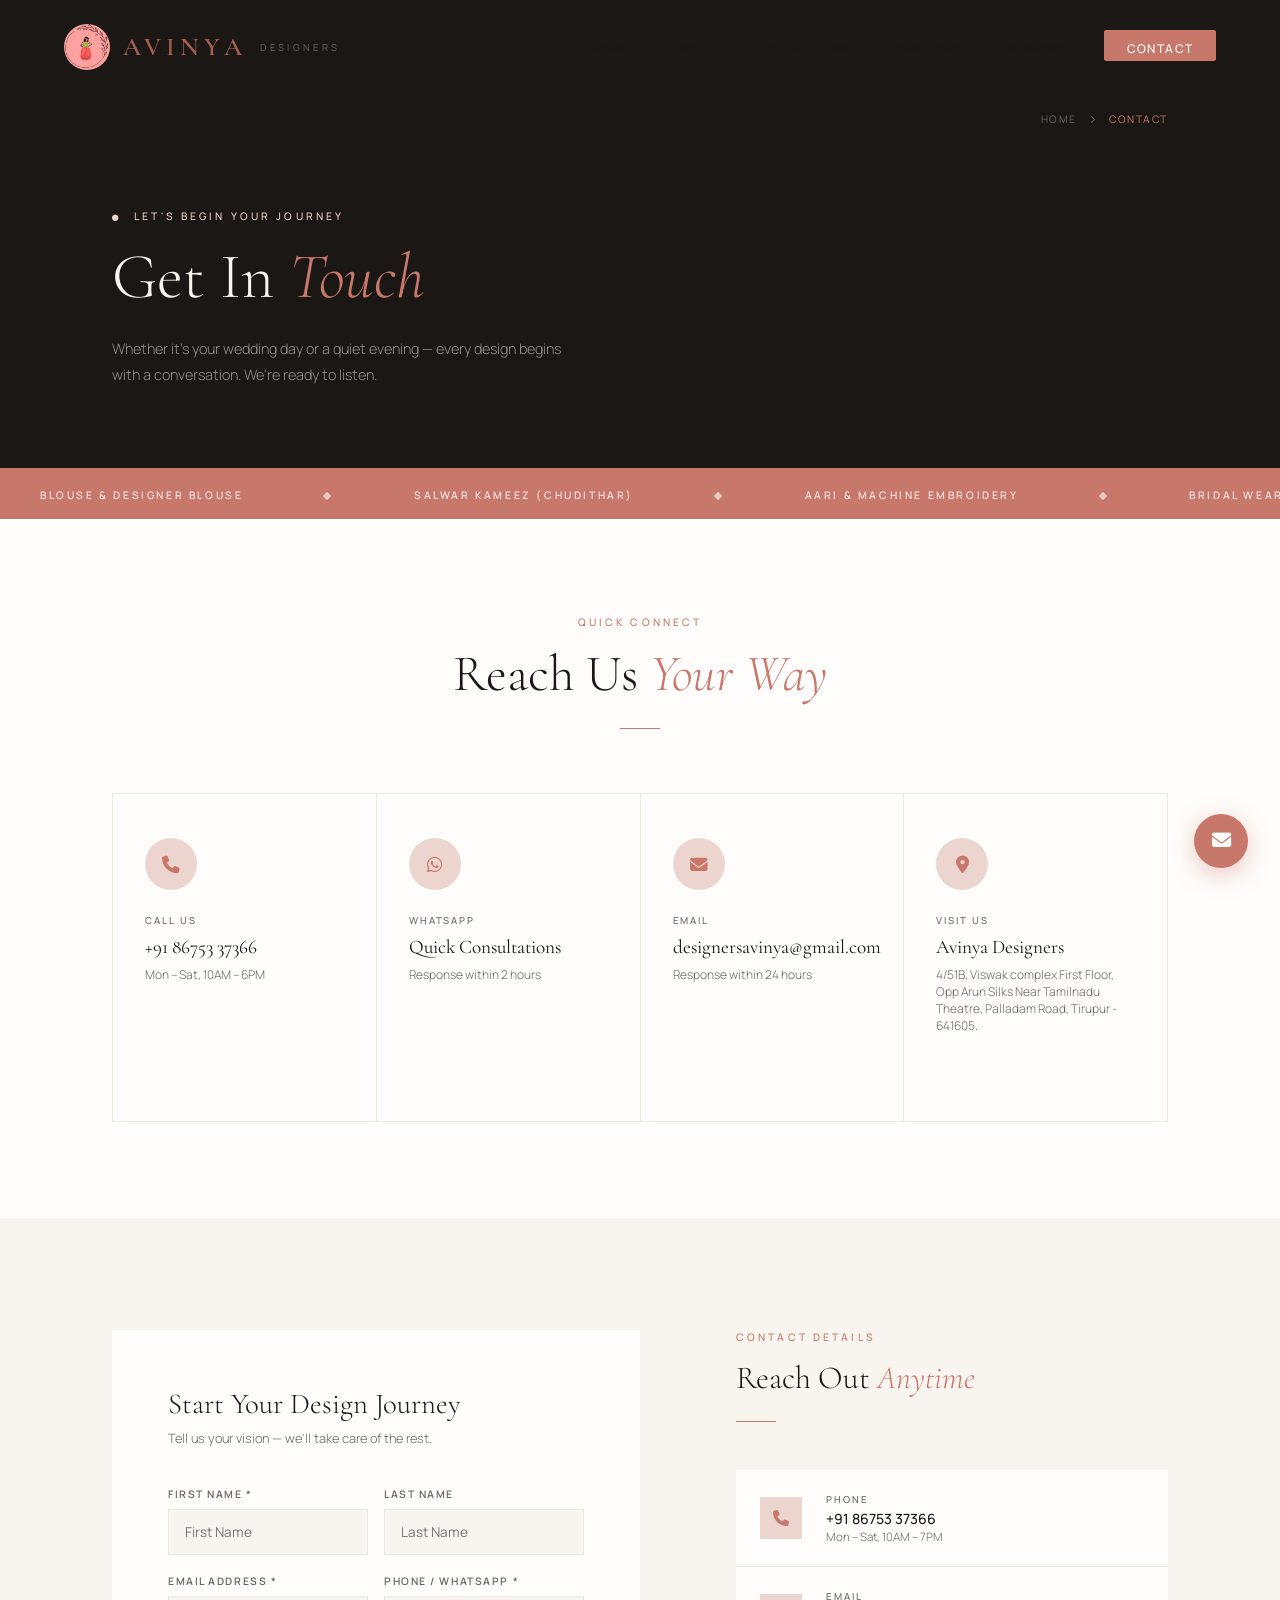
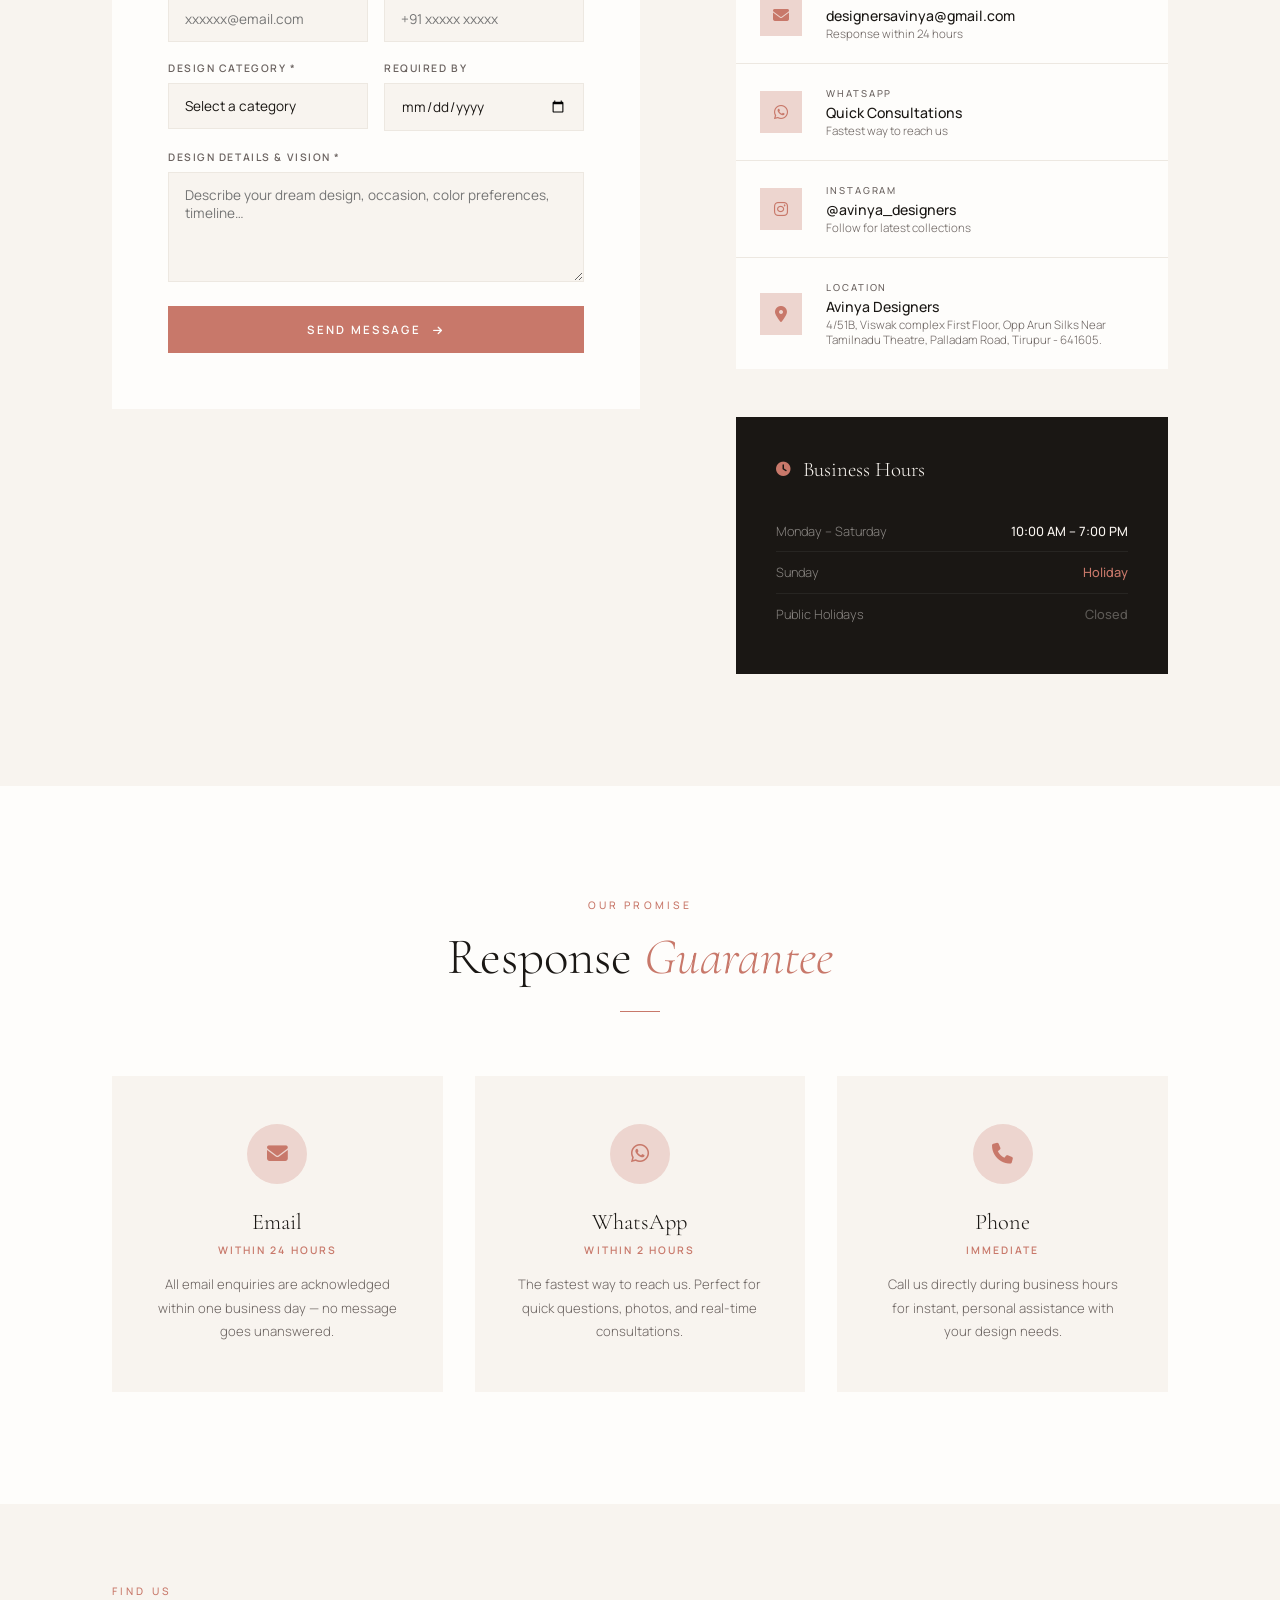
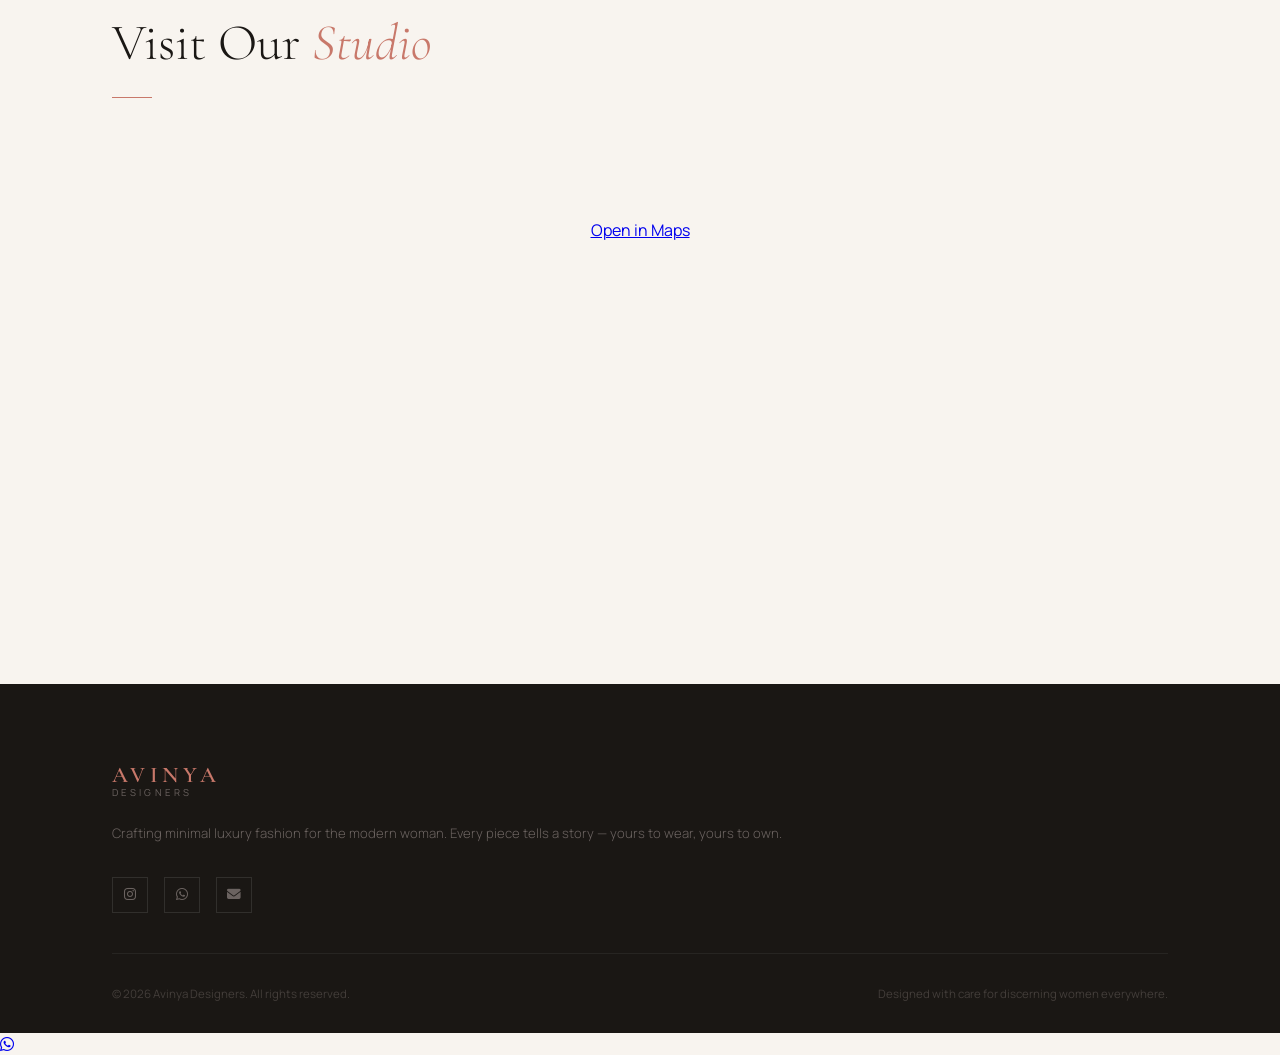
<file: contact.html>
<!DOCTYPE html>
<html lang="en">
<head>
  <meta charset="UTF-8">
  <meta name="viewport" content="width=device-width, initial-scale=1.0">
  <title>Contact Us — Get Custom Fashion Design Services in Tiruppur</title>
  <meta name="description" content="Contact Avinya Designers for custom fashion, bridal wear, and design consultations. Reach Sowmiya T in Tiruppur for your luxury fashion needs.">
  <meta name="keywords" content="contact designer, custom fashion inquiry, bridal consultation, fashion services, Tiruppur contact">
  <meta name="author" content="Sowmiya T - Avinya Designers">
  <meta name="robots" content="index, follow">
  <link rel="canonical" href="https://avinyadesigners.com/contact.html">
  <meta property="og:title" content="Contact Avinya Designers">
  <meta property="og:description" content="Get in touch with Avinya Designers for custom fashion design and consultation.">
  <meta property="og:image" content="https://images.unsplash.com/photo-1594938298603-c8148c4dae35?w=1200&h=630&fit=crop">
  <meta property="og:url" content="https://avinyadesigners.com/contact.html">
  <meta property="og:type" content="website">
  <link rel="preconnect" href="https://fonts.googleapis.com">
  <link href="https://fonts.googleapis.com/css2?family=Cormorant+Garamond:ital,wght@0,300;0,400;0,600;1,300;1,400&family=Manrope:wght@300;400;500;600&display=swap" rel="stylesheet">
  <link rel="stylesheet" href="https://cdnjs.cloudflare.com/ajax/libs/font-awesome/6.4.0/css/all.min.css">
  <style>
    *, *::before, *::after { margin: 0; padding: 0; box-sizing: border-box; }
    :root {
      --rose:    #C8786A; --rose-dk: #A85E51; --rose-lt: #EDD5CF;
      --cream:   #F8F4EF; --sand:    #EDE8E1; --ink:     #1A1714;
      --ink-60:  #6B6360; --gold:    #C9A86C; --white:   #FEFDFB;
      --ff-display: 'Cormorant Garamond', Georgia, serif;
      --ff-body:    'Manrope', sans-serif;
      --ease: cubic-bezier(0.25, 0.46, 0.45, 0.94);
    }
    html { scroll-behavior: smooth; }
    body { font-family: var(--ff-body); background: var(--cream); color: var(--ink); overflow-x: hidden; }
    body.nav-open { overflow: hidden; height: 100%; }

    /* NAV */
    nav { position: fixed; top: 0; left: 0; right: 0; z-index: 1000; padding: 1.5rem 4rem; display: flex; align-items: center; justify-content: space-between; transition: background 0.4s var(--ease), padding 0.4s var(--ease); }
    nav.scrolled { background: rgba(248,244,239,0.92); backdrop-filter: blur(16px); padding: 1rem 4rem; border-bottom: 1px solid rgba(200,120,106,0.12); }
    .nav-logo { display: flex; flex-direction: column; line-height: 1; text-decoration: none; }
    .nav-logo-mark { flex-direction: row; align-items: center; gap: 0.8rem; }
    .nav-logo-mark img { width: 46px; height: 46px; display: block; object-fit: contain; border-radius: 50%; }
    .logo-main { font-family: var(--ff-display); font-size: 1.6rem; font-weight: 600; letter-spacing: 0.2em; color: var(--rose-dk); }
    .logo-sub { font-size: 0.6rem; letter-spacing: 0.35em; text-transform: uppercase; color: var(--ink-60); margin-top: 2px; }
    .nav-links { display: flex; gap: 2.5rem; list-style: none; }
    .nav-links a { text-decoration: none; color: var(--ink); font-size: 0.75rem; font-weight: 500; letter-spacing: 0.12em; text-transform: uppercase; position: relative; padding-bottom: 4px; }
    .nav-links a::after { content: ''; position: absolute; bottom: 0; left: 0; width: 0; height: 1px; background: var(--rose); transition: width 0.3s var(--ease); }
    .nav-links a:hover::after, .nav-links a.active::after { width: 100%; }
    .nav-links a:hover, .nav-links a.active { color: var(--rose); }
    .nav-cta { background: var(--rose); color: var(--white) !important; padding: 0.6rem 1.4rem; border-radius: 2px; transition: background 0.3s !important; }
    .nav-cta:hover { background: var(--rose-dk) !important; }
    .nav-cta::after { display: none !important; }
    .nav-hamburger { display: none; flex-direction: column; gap: 5px; cursor: pointer; }
    .nav-hamburger span { width: 22px; height: 1.5px; background: var(--ink); transition: all 0.35s cubic-bezier(0.4, 0, 0.2, 1); transform-origin: center; }
    .nav-hamburger.active span:nth-child(1) { transform: translateY(6.75px) rotate(45deg); }
    .nav-hamburger.active span:nth-child(2) { opacity: 0; transform: scale(0); }
    .nav-hamburger.active span:nth-child(3) { transform: translateY(-6.75px) rotate(-45deg); }

    /* PAGE HERO */
    .page-hero { min-height: 52vh; display: flex; align-items: flex-end; padding: 0 7rem 5rem; position: relative; overflow: hidden; background: var(--ink); }
    .page-hero::before { content: ''; position: absolute; inset: 0; background: url('https://images.unsplash.com/photo-1594938298603-c8148c4dae35?w=1400&h=700&fit=crop&crop=top') center/cover; opacity: 0.15; }
    .page-hero-content { position: relative; z-index: 2; }
    .page-hero-eyebrow { font-size: 0.65rem; letter-spacing: 0.3em; text-transform: uppercase; color: var(--rose-lt); margin-bottom: 1.2rem; font-weight: 500; opacity: 0; animation: fadeUp 0.8s 0.3s var(--ease) forwards; }
    .page-hero h1 { font-family: var(--ff-display); font-size: clamp(3rem, 5vw, 5rem); font-weight: 300; color: var(--cream); line-height: 1.1; margin-bottom: 1.5rem; opacity: 0; animation: fadeUp 0.9s 0.5s var(--ease) forwards; }
    .page-hero h1 em { font-style: italic; color: var(--rose); }
    .page-hero-desc { font-size: 0.9rem; color: rgba(248,244,239,0.55); font-weight: 300; max-width: 460px; line-height: 1.8; opacity: 0; animation: fadeUp 0.9s 0.7s var(--ease) forwards; }
    .page-hero-breadcrumb { position: absolute; top: 7rem; right: 7rem; font-size: 0.65rem; letter-spacing: 0.15em; text-transform: uppercase; color: rgba(248,244,239,0.35); display: flex; gap: 0.8rem; align-items: center; opacity: 0; animation: fadeIn 0.8s 1s var(--ease) forwards; }
    .page-hero-breadcrumb a { color: inherit; text-decoration: none; transition: color 0.3s; }
    .page-hero-breadcrumb a:hover { color: var(--rose); }
    .page-hero-breadcrumb span { color: var(--rose); }

    /* MARQUEE */
    .marquee-strip { background: var(--rose); padding: 0.9rem 0; overflow: hidden; white-space: nowrap; }
    .marquee-inner { display: inline-flex; animation: marquee 22s linear infinite; }
    .marquee-inner span { font-size: 0.65rem; letter-spacing: 0.25em; text-transform: uppercase; color: var(--white); padding: 0 2.5rem; opacity: 0.9; font-weight: 500; }
    .marquee-inner i { color: var(--rose-lt); font-size: 0.5rem; }
    @keyframes marquee { from { transform: translateX(0); } to { transform: translateX(-50%); } }

    /* SECTION HEADERS */
    .section-header { text-align: center; margin-bottom: 4rem; }
    .section-eyebrow { font-size: 0.65rem; letter-spacing: 0.3em; text-transform: uppercase; color: var(--rose); font-weight: 500; margin-bottom: 1rem; }
    .section-title { font-family: var(--ff-display); font-size: clamp(2.2rem, 4vw, 3.5rem); font-weight: 300; color: var(--ink); line-height: 1.15; }
    .section-title em { font-style: italic; color: var(--rose); }
    .section-line { width: 40px; height: 1px; background: var(--rose); margin: 1.5rem auto 0; }

    /* QUICK CHANNELS */
    .quick-channels { padding: 6rem 7rem; background: var(--white); }
    .channels-grid { display: grid; grid-template-columns: repeat(4, 1fr); gap: 1px; background: var(--sand); border: 1px solid var(--sand); margin-top: 3.5rem; }
    .channel-card { background: var(--white); padding: 2.8rem 2rem; position: relative; overflow: hidden; transition: background 0.4s var(--ease); text-decoration: none; color: inherit; display: block; }
    .channel-card::before { content: ''; position: absolute; top: 0; left: 0; width: 0; height: 3px; background: var(--rose); transition: width 0.4s var(--ease); }
    .channel-card:hover { background: var(--cream); }
    .channel-card:hover::before { width: 100%; }
    .channel-icon-wrap { width: 52px; height: 52px; background: var(--rose-lt); border-radius: 50%; display: flex; align-items: center; justify-content: center; color: var(--rose); font-size: 1.1rem; margin-bottom: 1.5rem; transition: background 0.3s, color 0.3s; }
    .channel-card:hover .channel-icon-wrap { background: var(--rose); color: var(--white); }
    .channel-label { font-size: 0.6rem; letter-spacing: 0.2em; text-transform: uppercase; color: var(--ink-60); font-weight: 500; margin-bottom: 0.5rem; }
    .channel-value { font-family: var(--ff-display); font-size: 1.2rem; font-weight: 400; color: var(--ink); margin-bottom: 0.4rem; }
    .channel-note { font-size: 0.75rem; color: var(--ink-60); font-weight: 300; }
    .channel-arrow { margin-top: 1.8rem; font-size: 0.65rem; letter-spacing: 0.15em; text-transform: uppercase; color: var(--rose); display: flex; align-items: center; gap: 0.5rem; font-weight: 500; opacity: 0; transform: translateY(6px); transition: opacity 0.3s, transform 0.3s, gap 0.3s; }
    .channel-card:hover .channel-arrow { opacity: 1; transform: translateY(0); }

    /* CONTACT BODY */
    .contact-body { padding: 7rem 7rem; background: var(--cream); display: grid; grid-template-columns: 1.1fr 0.9fr; gap: 6rem; align-items: start; }

    /* FORM */
    .form-wrap { background: var(--white); padding: 3.5rem; }
    .form-title { font-family: var(--ff-display); font-size: 1.8rem; font-weight: 300; color: var(--ink); margin-bottom: 0.5rem; }
    .form-sub { font-size: 0.8rem; color: var(--ink-60); font-weight: 300; margin-bottom: 2.5rem; }
    .form-row { display: grid; grid-template-columns: 1fr 1fr; gap: 1rem; }
    .form-field { margin-bottom: 1.2rem; }
    .form-field label { display: block; font-size: 0.65rem; letter-spacing: 0.15em; text-transform: uppercase; font-weight: 600; color: var(--ink-60); margin-bottom: 0.5rem; }
    .form-field input, .form-field select, .form-field textarea {
      width: 100%; padding: 0.8rem 1rem; border: 1px solid var(--sand);
      background: var(--cream); font-family: var(--ff-body); font-size: 0.85rem;
      color: var(--ink); transition: border-color 0.3s, box-shadow 0.3s;
      outline: none; border-radius: 0; appearance: none; -webkit-appearance: none;
    }
    .form-field input:focus, .form-field select:focus, .form-field textarea:focus { border-color: var(--rose); box-shadow: 0 0 0 3px rgba(200,120,106,0.08); }
    .form-field textarea { resize: vertical; min-height: 110px; }
    .checkbox-wrap { display: flex; align-items: flex-start; gap: 0.8rem; margin-bottom: 1.5rem; }
    .checkbox-wrap input[type="checkbox"] { width: 16px; height: 16px; flex-shrink: 0; margin-top: 2px; accent-color: var(--rose); cursor: pointer !important; }
    .checkbox-wrap label { font-size: 0.78rem; color: var(--ink-60); line-height: 1.5; font-weight: 300; cursor: pointer !important; }
    .form-submit { width: 100%; padding: 1rem; background: var(--rose); color: var(--white); border: none; font-family: var(--ff-body); font-size: 0.72rem; letter-spacing: 0.2em; text-transform: uppercase; font-weight: 600; transition: background 0.3s, transform 0.2s; }
    .form-submit:hover { background: var(--rose-dk); transform: translateY(-1px); }

    /* INFO SIDE */
    .info-section-header { text-align: left; margin-bottom: 3rem; }
    .info-section-header .section-line { margin-left: 0; }
    .info-items { display: flex; flex-direction: column; gap: 0; margin-bottom: 3rem; }
    .info-item { display: flex; align-items: center; gap: 1.5rem; padding: 1.4rem 1.5rem; background: var(--white); text-decoration: none; color: inherit; transition: box-shadow 0.3s, transform 0.3s; border-bottom: 1px solid var(--sand); }
    .info-item:last-child { border-bottom: none; }
    .info-item:hover { box-shadow: 0 8px 24px rgba(26,23,20,0.06); transform: translateX(4px); z-index: 1; position: relative; }
    .info-icon { width: 42px; height: 42px; flex-shrink: 0; display: flex; align-items: center; justify-content: center; background: var(--rose-lt); color: var(--rose); font-size: 1rem; }
    .info-label { font-size: 0.6rem; letter-spacing: 0.2em; text-transform: uppercase; color: var(--ink-60); font-weight: 500; margin-bottom: 0.2rem; }
    .info-value { font-size: 0.88rem; font-weight: 500; color: var(--ink); }
    .info-note { font-size: 0.72rem; color: var(--ink-60); margin-top: 1px; font-weight: 300; }

    /* HOURS */
    .hours-card { background: var(--ink); padding: 2.5rem; }
    .hours-title { font-family: var(--ff-display); font-size: 1.3rem; font-weight: 300; color: var(--cream); margin-bottom: 1.8rem; display: flex; align-items: center; gap: 0.8rem; }
    .hours-title i { color: var(--rose); font-size: 0.9rem; }
    .hours-row { display: flex; justify-content: space-between; align-items: center; padding: 0.7rem 0; border-bottom: 1px solid rgba(255,255,255,0.06); font-size: 0.8rem; }
    .hours-row:last-child { border: none; }
    .hours-day { color: rgba(248,244,239,0.5); font-weight: 300; }
    .hours-time { color: var(--cream); font-weight: 500; }
    .hours-time.rose { color: var(--rose); }

    /* RESPONSE SECTION */
    .response-section { padding: 7rem 7rem; background: var(--white); }
    .response-grid { display: grid; grid-template-columns: repeat(3, 1fr); gap: 2rem; margin-top: 3.5rem; }
    .response-card { background: var(--cream); padding: 3rem 2.5rem; text-align: center; position: relative; overflow: hidden; transition: transform 0.3s var(--ease), box-shadow 0.3s; }
    .response-card:hover { transform: translateY(-6px); box-shadow: 0 20px 50px rgba(26,23,20,0.08); }
    .response-card::before { content: ''; position: absolute; top: 0; left: 50%; transform: translateX(-50%); width: 0; height: 3px; background: var(--rose); transition: width 0.4s var(--ease); }
    .response-card:hover::before { width: 100%; }
    .response-icon { width: 60px; height: 60px; background: var(--rose-lt); border-radius: 50%; display: flex; align-items: center; justify-content: center; color: var(--rose); font-size: 1.3rem; margin: 0 auto 1.5rem; transition: background 0.3s, color 0.3s; }
    .response-card:hover .response-icon { background: var(--rose); color: var(--white); }
    .response-channel { font-family: var(--ff-display); font-size: 1.4rem; font-weight: 300; color: var(--ink); margin-bottom: 0.5rem; }
    .response-time { font-size: 0.65rem; letter-spacing: 0.2em; text-transform: uppercase; color: var(--rose); font-weight: 600; margin-bottom: 1rem; }
    .response-desc { font-size: 0.82rem; color: var(--ink-60); line-height: 1.8; font-weight: 300; }

    /* MAP */
    .map-section { background: var(--cream); }
    .map-header { padding: 5rem 7rem 3rem; }
    .map-header .section-header { text-align: left; }
    .map-header .section-line { margin-left: 0; }
    .map-frame { width: 100%; height: 420px; display: block; border: none; filter: grayscale(20%); }

    /* FOOTER */
    footer { background: var(--ink); padding: 5rem 7rem 2rem; }
    .footer-top { display: grid; grid-template-columns: 1fr; gap: 2rem; padding-bottom: 2.5rem; border-bottom: 1px solid rgba(255,255,255,0.06); }
    .footer-brand .logo-main { color: var(--rose); font-size: 1.4rem; }
    .footer-brand .logo-sub { color: var(--ink-60); }
    .footer-tagline { font-size: 0.82rem; color: var(--ink-60); line-height: 1.8; font-weight: 300; margin: 1.5rem 0 2rem; }
    .footer-social { display: flex; gap: 1rem; }
    .footer-social a { width: 36px; height: 36px; border: 1px solid rgba(255,255,255,0.1); display: flex; align-items: center; justify-content: center; color: var(--ink-60); font-size: 0.85rem; text-decoration: none; transition: border-color 0.3s, color 0.3s, background 0.3s; }
    .footer-social a:hover { border-color: var(--rose); color: var(--rose); background: rgba(200,120,106,0.08); }
    .footer-col h5 { font-size: 0.65rem; letter-spacing: 0.25em; text-transform: uppercase; font-weight: 600; color: var(--cream); margin-bottom: 1.8rem; }
    .footer-col ul { list-style: none; }
    .footer-col li { margin-bottom: 0.9rem; }
    .footer-col a { font-size: 0.82rem; color: var(--ink-60); text-decoration: none; font-weight: 300; transition: color 0.3s; }
    .footer-col a:hover { color: var(--rose); }
    .footer-bottom { display: flex; justify-content: space-between; align-items: center; padding-top: 2rem; font-size: 0.72rem; color: rgba(107,99,96,0.5); }

    /* FAB */
    .fab-wrap { position: fixed; bottom: 2rem; right: 2rem; z-index: 500; display: flex; flex-direction: column; align-items: flex-end; gap: 0.7rem; }
    .fab-sub { display: flex; align-items: center; gap: 0.8rem; opacity: 0; pointer-events: none; transform: translateY(10px); transition: opacity 0.3s var(--ease), transform 0.3s var(--ease); }
    .fab-wrap:hover .fab-sub { opacity: 1; pointer-events: all; transform: translateY(0); }
    .fab-sub:nth-child(2) { transition-delay: 0.05s; } .fab-sub:nth-child(3) { transition-delay: 0.1s; } .fab-sub:nth-child(4) { transition-delay: 0.15s; }
    .fab-label { font-size: 0.65rem; letter-spacing: 0.1em; text-transform: uppercase; font-weight: 600; background: var(--ink); color: var(--white); padding: 0.3rem 0.7rem; white-space: nowrap; }
    .fab-btn { width: 48px; height: 48px; border-radius: 50%; background: var(--white); color: var(--rose); display: flex; align-items: center; justify-content: center; font-size: 1.1rem; text-decoration: none; box-shadow: 0 4px 16px rgba(26,23,20,0.15); transition: background 0.3s, transform 0.2s; }
    .fab-btn:hover { background: var(--rose-lt); transform: scale(1.08); }
    .fab-main { width: 54px; height: 54px; background: var(--rose) !important; color: var(--white) !important; font-size: 1.2rem !important; box-shadow: 0 6px 24px rgba(200,120,106,0.4) !important; }
    .fab-main:hover { background: var(--rose-dk) !important; transform: scale(1.08) rotate(15deg) !important; }

    /* ANIMATIONS */
    @keyframes fadeUp { from { opacity: 0; transform: translateY(24px); } to { opacity: 1; transform: translateY(0); } }
    @keyframes fadeIn { from { opacity: 0; } to { opacity: 1; } }
    .reveal { opacity: 0; transform: translateY(28px); transition: opacity 0.7s var(--ease), transform 0.7s var(--ease); }
    .reveal.visible { opacity: 1; transform: translateY(0); }
    .reveal-delay-1 { transition-delay: 0.1s; } .reveal-delay-2 { transition-delay: 0.2s; } .reveal-delay-3 { transition-delay: 0.3s; }

    /* RESPONSIVE */
    @media (max-width: 1100px) {
      nav, nav.scrolled { padding-left: 2.5rem; padding-right: 2.5rem; }
      .page-hero, .quick-channels, .contact-body, .response-section, .map-header, footer { padding-left: 3rem; padding-right: 3rem; }
      .channels-grid { grid-template-columns: repeat(2, 1fr); }
      .footer-top { grid-template-columns: 1fr 1fr; gap: 3rem; }
    }
    @media (max-width: 768px) {
      .fab-wrap { bottom: 1.5rem; right: 1.5rem; gap: 0.5rem; display: flex; }
      .fab-btn { width: 44px; height: 44px; font-size: 1rem; }
      .fab-main { width: 50px; height: 50px; font-size: 1.1rem; }
      .fab-label { font-size: 0.6rem; padding: 0.25rem 0.6rem; }
      .fab-sub { display: none !important; }
      .fab-wrap.active .fab-sub { display: flex !important; opacity: 1 !important; pointer-events: all !important; transform: translateY(0) !important; }

      nav, nav.scrolled {
        padding: 0.9rem 1.2rem;
        background: rgba(248, 244, 239, 0.98);
        backdrop-filter: blur(14px);
        border-bottom: 1px solid rgba(168, 94, 81, 0.18);
        box-shadow: 0 8px 24px rgba(26, 23, 20, 0.04);
      }
      .nav-logo { flex-direction: row; align-items: center; gap: 0.45rem; }
      .nav-logo-mark img { width: 38px; height: 38px; }
      .logo-main { font-size: 1.2rem; letter-spacing: 0.16em; }
      .logo-sub { font-size: 0.48rem; margin-top: 0; letter-spacing: 0.28em; }
      .nav-links { position: absolute; top: calc(100% + 0.75rem); left: 1rem; right: 1rem; display: flex; flex-direction: column; gap: 0.7rem; visibility: hidden; opacity: 0; transform: translateY(-12px) scaleY(0.95); pointer-events: none; transition: all 0.35s cubic-bezier(0.4, 0, 0.2, 1); transform-origin: top; z-index: 1100; background: rgba(248,244,239,0.98); align-items: stretch; justify-content: flex-start; padding: 0.9rem; border: 1px solid rgba(168,94,81,0.14); border-radius: 18px; box-shadow: 0 18px 40px rgba(26,23,20,0.12); max-height: calc(100vh - 7rem); overflow-y: auto; }
      .nav-hamburger { display: flex; align-items: center; justify-content: center; width: 44px; height: 44px; border: 1px solid rgba(168,94,81,0.16); border-radius: 999px; background: rgba(254,253,251,0.9); }
      .nav-hamburger span { width: 18px; height: 1.5px; background: var(--rose-dk); }
      .nav-links.open { visibility: visible; opacity: 1; transform: translateY(0) scaleY(1); pointer-events: auto; }
      .nav-links.open li { width: 100%; display: flex; }
      .nav-links.open a { width: 100%; font-size: 0.95rem; padding: 0.9rem 1rem; min-height: 44px; display: flex; align-items: center; justify-content: center; background: rgba(255,255,255,0.8); border: 1px solid rgba(168,94,81,0.10); border-radius: 12px; box-shadow: 0 4px 12px rgba(26,23,20,0.03); }
      .nav-links.open .nav-cta { background: var(--rose); border-color: transparent; color: var(--white) !important; }
      .page-hero { padding: 6.5rem 1.5rem 3rem; min-height: 40vh; }
      .page-hero-breadcrumb { display: none; }
      .quick-channels, .response-section { padding: 4rem 1.5rem; }
      .channels-grid { grid-template-columns: 1fr; }
      .channel-card { min-height: auto; padding: 1.5rem; }
      .contact-body { grid-template-columns: 1fr; gap: 2rem; padding: 4rem 1.5rem; }
      .form-row { grid-template-columns: 1fr; }
      .form-group { margin-bottom: 1rem; }
      input, textarea { min-height: 44px; font-size: 16px; padding: 0.75rem; }
      textarea { min-height: 120px; }
      .response-grid { grid-template-columns: 1fr; }
      .response-card { padding: 1.5rem; }
      .map-header { padding: 2rem 1.5rem; }
      footer { padding: 2rem 1rem 0.8rem; }
      .footer-top { grid-template-columns: 1fr; gap: 1.2rem; }
      .footer-bottom { flex-direction: column; gap: 0.3rem; text-align: center; font-size: 0.8rem; }
    }
    @media (max-width: 480px) {
      .fab-wrap { bottom: 1rem; right: 1rem; display: flex; }
      .fab-btn { width: 40px; height: 40px; font-size: 0.9rem; }
      .fab-main { width: 46px; height: 46px; font-size: 1rem; }

      nav, nav.scrolled {
        padding: 0.7rem 1rem;
        background: rgba(248, 244, 239, 0.99);
        border-bottom: 1px solid rgba(168, 94, 81, 0.22);
      }
      .nav-logo-mark img { width: 32px; height: 32px; }
      .logo-main { font-size: 1.05rem; }
      .logo-sub { font-size: 0.42rem; }
      .nav-hamburger { width: 42px; height: 42px; }
      .nav-hamburger span { width: 16px; }
      .page-hero { padding: 5.5rem 1rem 2rem; min-height: auto; }
      .quick-channels, .response-section { padding: 2.5rem 1rem !important; }
      .contact-body { padding: 2.5rem 1rem !important; gap: 1.5rem; }
      h1, h2 { font-size: 1.5rem; }
      h3 { font-size: 1.1rem; }
      p { font-size: 0.9rem; }
      .channel-card { padding: 1rem; }
      .form-group { margin-bottom: 0.75rem; }
      input, textarea { font-size: 16px; padding: 0.6rem; }
      label { font-size: 0.9rem; }
      .response-card { padding: 1rem; }
      .map-header { padding: 1.5rem 1rem; }
      .footer-top { gap: 1.5rem; }
      .footer-bottom { gap: 0.3rem; font-size: 0.8rem; }
    }
  </style>
  <script type="application/ld+json">
  {
    "@context": "https://schema.org",
    "@type": "ContactPage",
    "name": "Contact Avinya Designers",
    "url": "https://avinyadesigners.com/contact.html",
    "contactPoint": {
      "@type": "ContactPoint",
      "contactType": "Customer Support",
      "areaServed": "IN",
      "availableLanguage": "en"
    }
  }
  </script>
</head>
<body>
  <!-- NAV -->
  <nav id="navbar">
    <a href="index.html" class="nav-logo nav-logo-mark">
      <img src="images/logo.png" alt="Avinya Designers logo" style="border-radius: 50%;">
      <span class="logo-main">AVINYA</span>
      <span class="logo-sub">Designers</span>
    </a>
    <ul class="nav-links" id="navLinks">
      <li><a href="index.html">Home</a></li>
      <li><a href="about.html">About</a></li>
      <li><a href="collections.html">Collections</a></li>
      <li><a href="categories.html">Services</a></li>
      <li><a href="reviews.html">Reviews</a></li>
      <li><a href="contact.html" class="nav-cta active">Contact</a></li>
    </ul>
    <div class="nav-hamburger" id="hamburger">
      <span></span><span></span><span></span>
    </div>
  </nav>

  <!-- HERO -->
  <section class="page-hero">
    <div class="page-hero-breadcrumb">
      <a href="index.html">Home</a>
      <i class="fas fa-chevron-right" style="font-size:0.5rem"></i>
      <span>Contact</span>
    </div>
    <div class="page-hero-content">
      <p class="page-hero-eyebrow"><i class="fas fa-circle" style="font-size:0.4rem;margin-right:0.5rem"></i> Let's Begin Your Journey</p>
      <h1>Get In <em>Touch</em></h1>
      <p class="page-hero-desc">Whether it's your wedding day or a quiet evening — every design begins with a conversation. We're ready to listen.</p>
    </div>
  </section>

  <!-- MARQUEE -->
  <div class="marquee-strip">
    <div class="marquee-inner">
      <span>Blouse & Designer Blouse</span><span><i class="fas fa-diamond"></i></span>
      <span>Salwar Kameez (Chudithar)</span><span><i class="fas fa-diamond"></i></span>
      <span>Aari & Machine Embroidery</span><span><i class="fas fa-diamond"></i></span>
      <span>Bridal Wears & Lehenga</span><span><i class="fas fa-diamond"></i></span>
      <span>Ladies Suits, Kurtis & Sarees</span><span><i class="fas fa-diamond"></i></span>
      <span>Saree Pre Pleating</span><span><i class="fas fa-diamond"></i></span>
      <span>Running Materials</span><span><i class="fas fa-diamond"></i></span>
      <span>Sarees & Salwars</span><span><i class="fas fa-diamond"></i></span>
      <span>Blouse & Designer Blouse</span><span><i class="fas fa-diamond"></i></span>
      <span>Salwar Kameez (Chudithar)</span><span><i class="fas fa-diamond"></i></span>
      <span>Aari & Machine Embroidery</span><span><i class="fas fa-diamond"></i></span>
      <span>Bridal Wears & Lehenga</span><span><i class="fas fa-diamond"></i></span>
    </div>
  </div>

  <!-- QUICK CHANNELS -->
  <section class="quick-channels">
    <div class="section-header reveal">
      <p class="section-eyebrow">Quick Connect</p>
      <h2 class="section-title">Reach Us <em>Your Way</em></h2>
      <div class="section-line"></div>
    </div>
    <div class="channels-grid">
      <a href="tel:+918675337366" class="channel-card reveal">
        <div class="channel-icon-wrap"><i class="fas fa-phone"></i></div>
        <p class="channel-label">Call Us</p>
        <p class="channel-value">+91 86753 37366</p>
        <p class="channel-note">Mon – Sat, 10AM – 6PM</p>
        <span class="channel-arrow">Call Now <i class="fas fa-arrow-right" style="font-size:0.6rem"></i></span>
      </a>
      <a href="https://wa.me/918675337366" class="channel-card reveal reveal-delay-1" target="_blank">
        <div class="channel-icon-wrap"><i class="fab fa-whatsapp"></i></div>
        <p class="channel-label">WhatsApp</p>
        <p class="channel-value">Quick Consultations</p>
        <p class="channel-note">Response within 2 hours</p>
        <span class="channel-arrow">Message Now <i class="fas fa-arrow-right" style="font-size:0.6rem"></i></span>
      </a>
      <a href="mailto:designersavinya@gmail.com" class="channel-card reveal reveal-delay-2">
        <div class="channel-icon-wrap"><i class="fas fa-envelope"></i></div>
        <p class="channel-label">Email</p>
        <p class="channel-value">designersavinya@gmail.com</p>
        <p class="channel-note">Response within 24 hours</p>
        <span class="channel-arrow">Send Email <i class="fas fa-arrow-right" style="font-size:0.6rem"></i></span>
      </a>
      <a href="https://maps.app.goo.gl/kpHzpzoRgVrgXo4m7?g_st=aw" class="channel-card reveal reveal-delay-3" target="_blank">
        <div class="channel-icon-wrap"><i class="fas fa-map-marker-alt"></i></div>
        <p class="channel-label">Visit Us</p>
        <p class="channel-value">Avinya Designers</p>
        <p class="channel-note">4/51B, Viswak complex First Floor, Opp Arun Silks Near Tamilnadu Theatre, Palladam Road, Tirupur - 641605.</p>
        <span class="channel-arrow">Get Directions <i class="fas fa-arrow-right" style="font-size:0.6rem"></i></span>
      </a>
    </div>
  </section>

  <!-- CONTACT BODY -->
  <section class="contact-body">
    <!-- FORM -->
    <div class="form-wrap reveal">
      <p class="form-title">Start Your Design Journey</p>
      <p class="form-sub">Tell us your vision — we'll take care of the rest.</p>
      <form id="contactForm">
        <div class="form-row">
          <div class="form-field">
            <label>First Name *</label>
            <input id="name" type="text" placeholder="First Name">
          </div>
          <div class="form-field">
            <label>Last Name</label>
            <input id="lastname" type="text" placeholder="Last Name">
          </div>
        </div>
        <div class="form-row">
          <div class="form-field">
            <label>Email Address *</label>
            <input id="email" type="email" placeholder="xxxxxx@email.com">
          </div>
          <div class="form-field">
            <label>Phone / WhatsApp *</label>
            <input id="phone" type="tel" placeholder="+91 xxxxx xxxxx">
          </div>
        </div>
        <div class="form-row">
          <div class="form-field">
            <label>Design Category *</label>
            <select id="category">
              <option value="">Select a category</option>
              <option>Blouse & Designer Blouse</option>
              <option>Salwar Kameez (Chudithar)</option>
              <option>Aari & Machine Embroidery</option>
              <option>Bridal Wears & Lehenga</option>
              <option>Ladies Suits, Kurtis & Sarees</option>
              <option>Saree Pre Pleating</option>
              <option>Running Materials</option>
              <option>Sarees & Salwars</option>
            </select>
          </div>
          <div class="form-field">
            <label>Required By</label>
            <input id="deadline" type="date" placeholder="Date">
          </div>
        </div>
       
        <div class="form-field">
          <label>Design Details &amp; Vision *</label>
          <textarea id="message" placeholder="Describe your dream design, occasion, color preferences, timeline…"></textarea>
        </div>
        
        <button type="submit" class="form-submit">Send Message <i class="fas fa-arrow-right" style="margin-left:0.5rem;font-size:0.65rem"></i></button>
      </form>
    </div>

    <!-- INFO -->
    <div class="info-wrap reveal reveal-delay-1">
      <div class="info-section-header section-header">
        <p class="section-eyebrow">Contact Details</p>
        <h2 class="section-title" style="font-size:2rem">Reach Out <em>Anytime</em></h2>
        <div class="section-line"></div>
      </div>
      <div class="info-items">
        <a href="tel:+918675337366" class="info-item">
          <div class="info-icon"><i class="fas fa-phone"></i></div>
          <div>
            <p class="info-label">Phone</p>
            <p class="info-value">+91 86753 37366</p>
            <p class="info-note">Mon – Sat, 10AM – 7PM</p>
          </div>
        </a>
        <a href="mailto:designersavinya@gmail.com" class="info-item">
          <div class="info-icon"><i class="fas fa-envelope"></i></div>
          <div>
            <p class="info-label">Email</p>
            <p class="info-value">designersavinya@gmail.com</p>
            <p class="info-note">Response within 24 hours</p>
          </div>
        </a>
        <a href="https://wa.me/918675337366" class="info-item" target="_blank">
          <div class="info-icon"><i class="fab fa-whatsapp"></i></div>
          <div>
            <p class="info-label">WhatsApp</p>
            <p class="info-value">Quick Consultations</p>
            <p class="info-note">Fastest way to reach us</p>
          </div>
        </a>
        <a href="https://www.instagram.com/avinya_designers" class="info-item" target="_blank">
          <div class="info-icon"><i class="fab fa-instagram"></i></div>
          <div>
            <p class="info-label">Instagram</p>
            <p class="info-value">@avinya_designers</p>
            <p class="info-note">Follow for latest collections</p>
          </div>
        </a>
        <a href="https://maps.app.goo.gl/kpHzpzoRgVrgXo4m7?g_st=aw" class="info-item" target="_blank">
          <div class="info-icon"><i class="fas fa-map-marker-alt"></i></div>
          <div>
            <p class="info-label">Location</p>
            <p class="info-value">Avinya Designers</p>
            <p class="info-note">4/51B, Viswak complex First Floor, Opp Arun Silks Near Tamilnadu Theatre, Palladam Road, Tirupur - 641605. </p>
          </div>
        </a>
      </div>
      <div class="hours-card">
        <p class="hours-title"><i class="fas fa-clock"></i> Business Hours</p>
        <div class="hours-row"><span class="hours-day">Monday – Saturday</span><span class="hours-time">10:00 AM – 7:00 PM</span></div>
        <div class="hours-row"><span class="hours-day">Sunday</span><span class="hours-time rose">Holiday</span></div>
        <div class="hours-row"><span class="hours-day">Public Holidays</span><span class="hours-time" style="color:rgba(248,244,239,0.3)">Closed</span></div>
      </div>
    </div>
  </section>

  <!-- RESPONSE GUARANTEE -->
  <section class="response-section">
    <div class="section-header reveal">
      <p class="section-eyebrow">Our Promise</p>
      <h2 class="section-title">Response <em>Guarantee</em></h2>
      <div class="section-line"></div>
    </div>
    <div class="response-grid">
      <div class="response-card reveal">
        <div class="response-icon"><i class="fas fa-envelope"></i></div>
        <p class="response-channel">Email</p>
        <p class="response-time">Within 24 Hours</p>
        <p class="response-desc">All email enquiries are acknowledged within one business day — no message goes unanswered.</p>
      </div>
      <div class="response-card reveal reveal-delay-1">
        <div class="response-icon"><i class="fab fa-whatsapp"></i></div>
        <p class="response-channel">WhatsApp</p>
        <p class="response-time">Within 2 Hours</p>
        <p class="response-desc">The fastest way to reach us. Perfect for quick questions, photos, and real-time consultations.</p>
      </div>
      <div class="response-card reveal reveal-delay-2">
        <div class="response-icon"><i class="fas fa-phone"></i></div>
        <p class="response-channel">Phone</p>
        <p class="response-time">Immediate</p>
        <p class="response-desc">Call us directly during business hours for instant, personal assistance with your design needs.</p>
      </div>
    </div>
  </section>

  <!-- MAP -->
  <section class="map-section">
    <div class="map-header reveal">
      <div class="section-header" style="text-align:left">
        <p class="section-eyebrow">Find Us</p>
        <h2 class="section-title">Visit Our <em>Studio</em></h2>
        <div class="section-line" style="margin-left:0"></div>
      </div>
    </div>
    <div style="text-align:center;margin-bottom:0.8rem">
      <a href="https://maps.app.goo.gl/kpHzpzoRgVrgXo4m7?g_st=aw" target="_blank" class="btn-secondary" style="display:inline-block;padding:0.6rem 1rem;border-radius:6px">Open in Maps</a>
    </div>
    <iframe class="map-frame" src="https://www.google.com/maps?q=11.077890,77.341500&z=17&output=embed" allowfullscreen="" loading="lazy" referrerpolicy="no-referrer-when-downgrade"></iframe>
  </section>

  <!-- FOOTER -->
  <footer>
    <div class="footer-top">
      <div class="footer-brand">
        <a href="index.html" class="nav-logo" style="text-decoration:none">
          <span class="logo-main">AVINYA</span>
          <span class="logo-sub">Designers</span>
        </a>
        <p class="footer-tagline">Crafting minimal luxury fashion for the modern woman. Every piece tells a story — yours to wear, yours to own.</p>
        <div class="footer-social">
          <a href="https://www.instagram.com/avinya_designers" target="_blank"><i class="fab fa-instagram"></i></a>
          <a href="https://wa.me/918675337366" target="_blank"><i class="fab fa-whatsapp"></i></a>
          <a href="mailto:designersavinya@gmail.com"><i class="fas fa-envelope"></i></a>
        </div>
      </div>
    </div>
    <div class="footer-bottom">
      <span>© 2026 Avinya Designers. All rights reserved.</span>
      <span>Designed with care for discerning women everywhere.</span>
    </div>
  </footer>

  <!-- FAB -->
  <div class="fab-wrap">
    <div class="fab-sub">
      <span class="fab-label">Instagram</span>
      <a href="https://www.instagram.com/avinya_designers" class="fab-btn" target="_blank"><i class="fab fa-instagram"></i></a>
    </div>
    <div class="fab-sub">
      <span class="fab-label">WhatsApp</span>
      <a href="https://wa.me/918675337366" class="fab-btn" target="_blank"><i class="fab fa-whatsapp"></i></a>
    </div>
    <div class="fab-sub">
      <span class="fab-label">Call Us</span>
      <a href="tel:+918675337366" class="fab-btn"><i class="fas fa-phone"></i></a>
    </div>
    <div class="fab-sub">
      <span class="fab-label">Mail Us</span>
      <a href="mailto:designersavinya@gmail.com" class="fab-btn"><i class="fas fa-envelope"></i></a>
    </div>
    <a href="#" class="fab-btn fab-main" aria-label="Quick Actions"><i class="fas fa-envelope"></i></a>
  </div>

  <script>
    window.addEventListener('scroll', () => document.getElementById('navbar').classList.toggle('scrolled', scrollY > 60));

    const fabWrap = document.querySelector('.fab-wrap');
    if (fabWrap) {
      const fabMain = fabWrap.querySelector('.fab-main');
      const fabOptions = fabWrap.querySelectorAll('.fab-sub .fab-btn');

      if (fabMain) {
        fabMain.addEventListener('click', (e) => {
          if (window.innerWidth <= 768) {
            e.preventDefault();
            fabWrap.classList.toggle('active');
          }
        });
      }

      fabOptions.forEach((btn) => {
        btn.addEventListener('click', () => fabWrap.classList.remove('active'));
      });

      document.addEventListener('click', (e) => {
        if (!fabWrap.contains(e.target)) fabWrap.classList.remove('active');
      });
    }

    const obs = new IntersectionObserver(e => e.forEach(x => x.isIntersecting && x.target.classList.add('visible')), { threshold: 0.12 });
    document.querySelectorAll('.reveal').forEach(r => obs.observe(r));
  </script>
  <script src="js/script.js"></script>
</body>
</html>
</file>
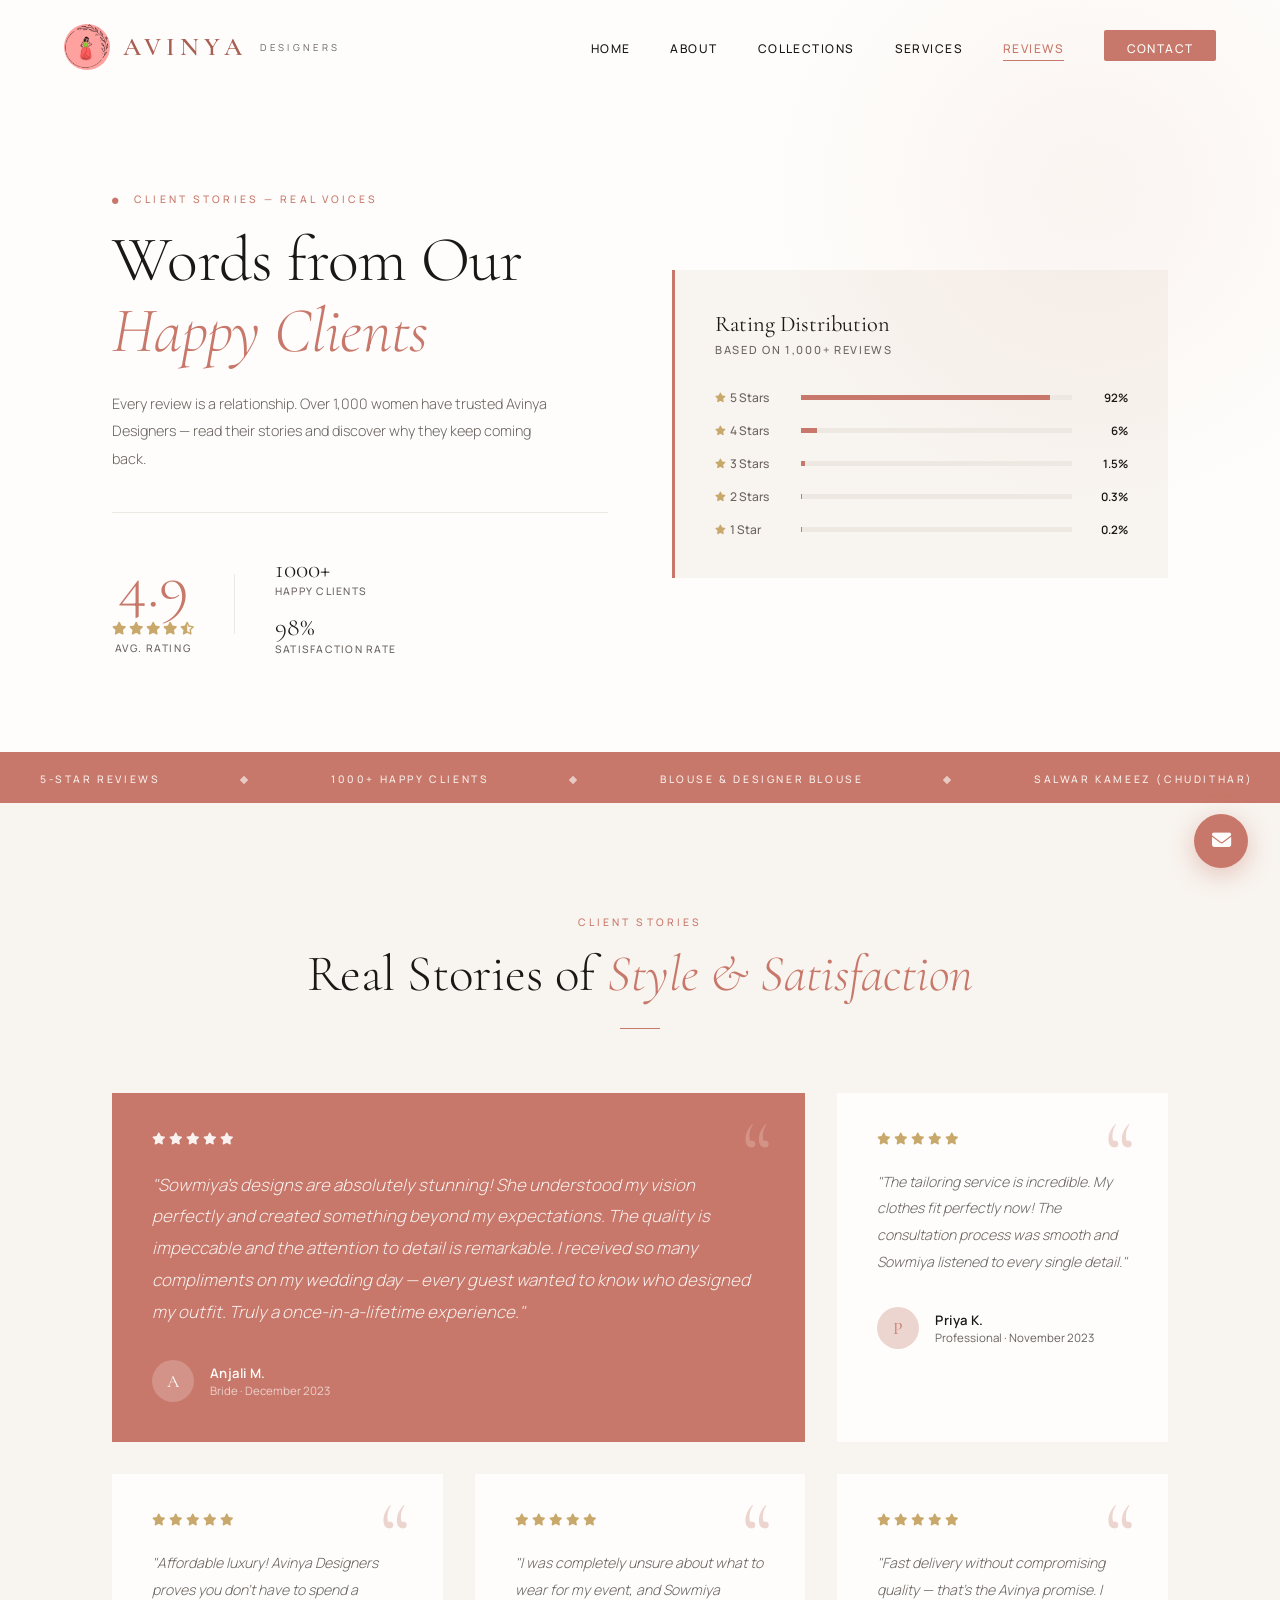
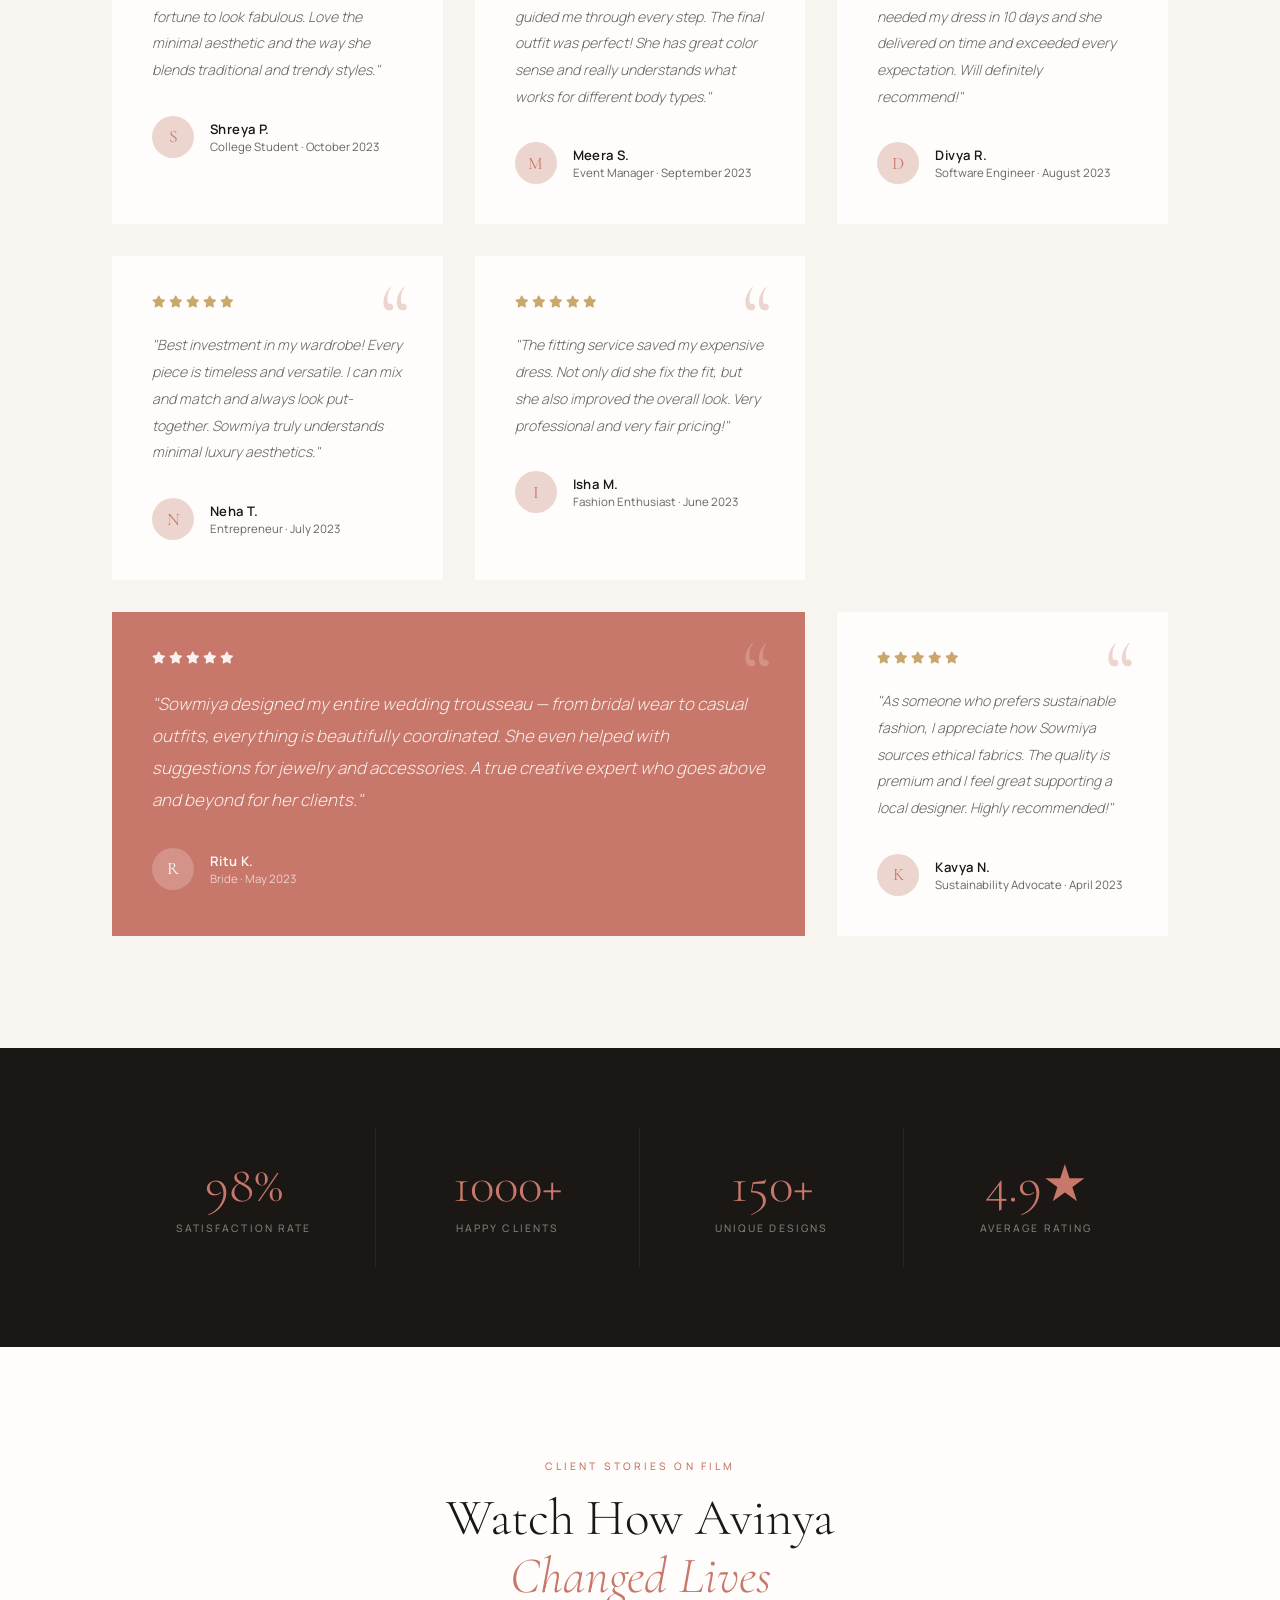
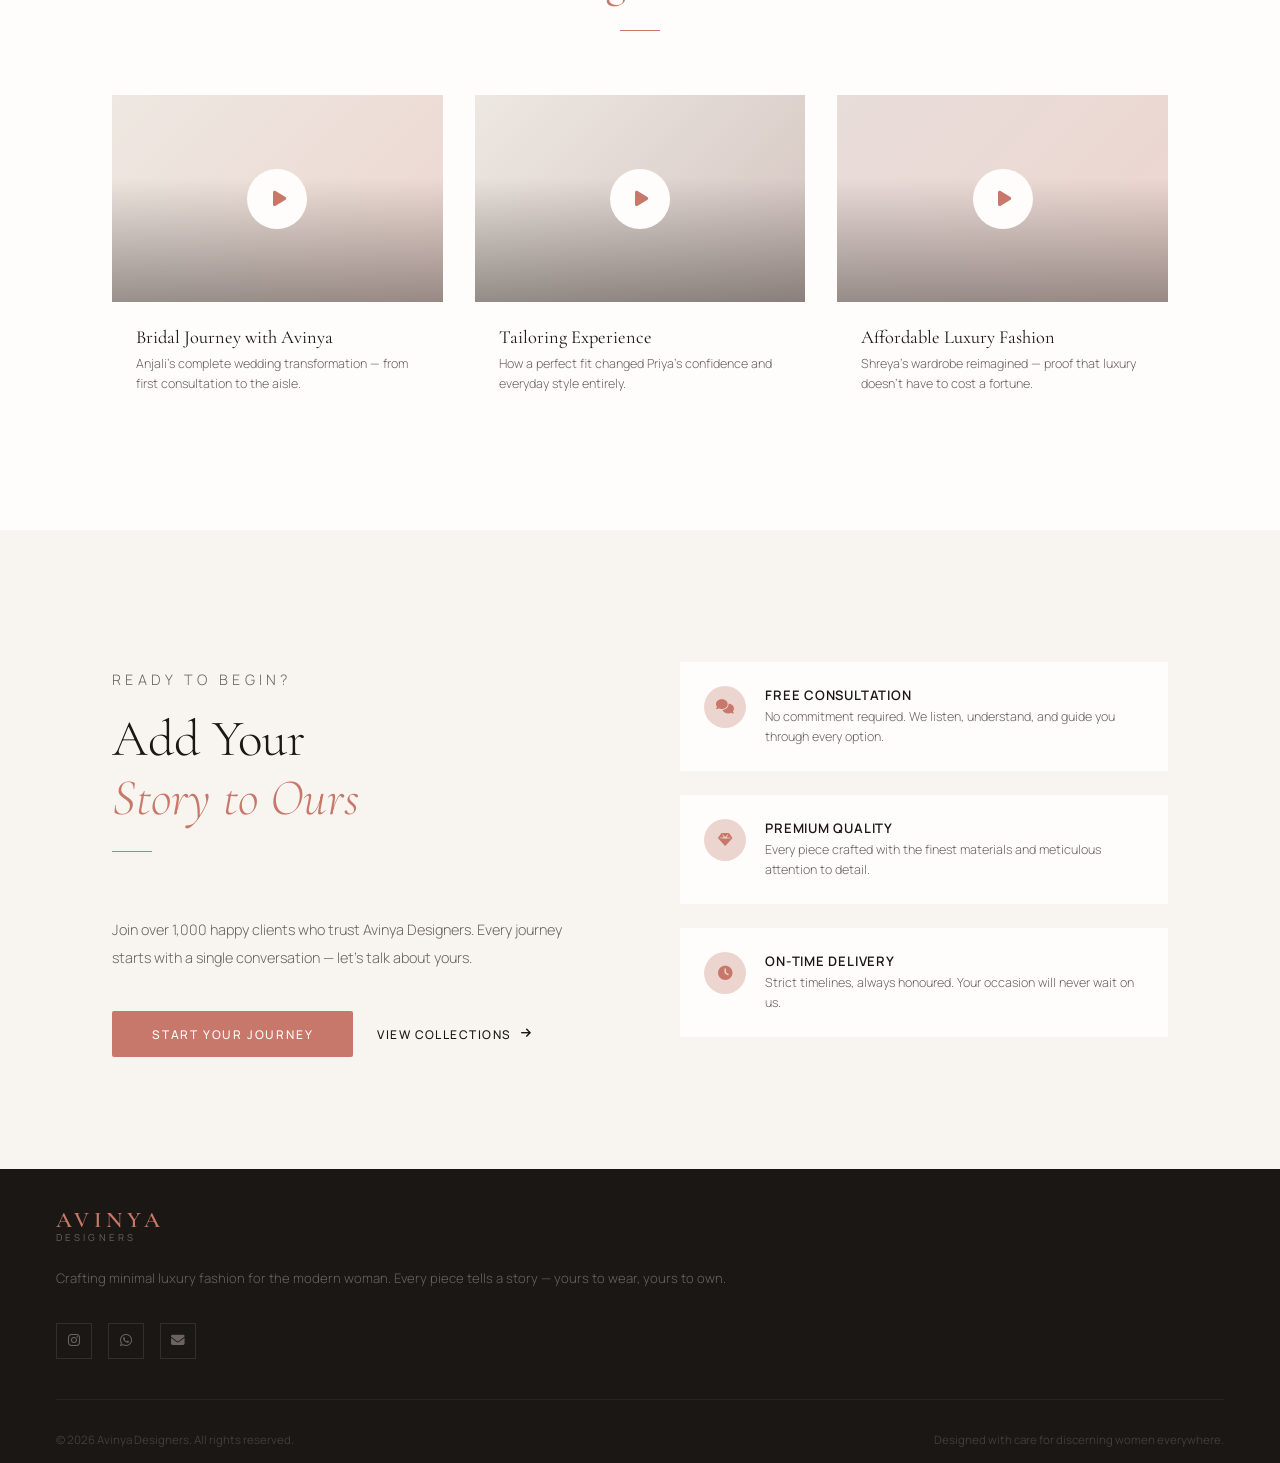
<file: reviews.html>
<!DOCTYPE html>
<html lang="en">
<head>
  <meta charset="UTF-8">
  <meta name="viewport" content="width=device-width, initial-scale=1.0">
  <title>Client Reviews & Testimonials — Avinya Designers</title>
  <meta name="description" content="Read testimonials from 1000+ happy clients. See why customers trust Avinya Designers for custom fashion, bridal wear, and timeless designs with 98% satisfaction.">
  <meta name="keywords" content="client reviews, fashion testimonials, customer satisfaction, Avinya Designers reviews, designer testimonials">
  <meta name="author" content="Sowmiya T - Avinya Designers">
  <meta name="robots" content="index, follow">
  <link rel="canonical" href="https://avinyadesigners.com/reviews.html">
  <meta property="og:title" content="Reviews & Testimonials — Avinya Designers">
  <meta property="og:description" content="Discover what 1000+ satisfied clients say about Avinya Designers. 4.9★ average rating.">
  <meta property="og:image" content="https://images.unsplash.com/photo-1581338834647-b0fb40704e21?w=1200&h=630&fit=crop">
  <meta property="og:url" content="https://avinyadesigners.com/reviews.html">
  <meta property="og:type" content="website">
  <link rel="preconnect" href="https://fonts.googleapis.com">
  <link href="https://fonts.googleapis.com/css2?family=Cormorant+Garamond:ital,wght@0,300;0,400;0,600;1,300;1,400&family=Manrope:wght@300;400;500;600&display=swap" rel="stylesheet">
  <link rel="stylesheet" href="https://cdnjs.cloudflare.com/ajax/libs/font-awesome/6.4.0/css/all.min.css">
  <style>
    *, *::before, *::after { margin: 0; padding: 0; box-sizing: border-box; }

    :root {
      --rose:    #C8786A;
      --rose-dk: #A85E51;
      --rose-lt: #EDD5CF;
      --cream:   #F8F4EF;
      --sand:    #EDE8E1;
      --ink:     #1A1714;
      --ink-60:  #6B6360;
      --gold:    #C9A86C;
      --white:   #FEFDFB;
      --ff-display: 'Cormorant Garamond', Georgia, serif;
      --ff-body:    'Manrope', sans-serif;
      --ease: cubic-bezier(0.25, 0.46, 0.45, 0.94);
    }

    html { scroll-behavior: smooth; }

    body {
      font-family: var(--ff-body);
      background: var(--cream);
      color: var(--ink);
      overflow-x: hidden;
    }
    body.nav-open{overflow:hidden;height:100%}

    /* ── NAV ── */
    nav {
      position: fixed; top: 0; left: 0; right: 0;
      z-index: 1000;
      padding: 1.5rem 4rem;
      display: flex; align-items: center; justify-content: space-between;
      transition: background 0.4s var(--ease), padding 0.4s var(--ease), backdrop-filter 0.4s;
    }
    nav.scrolled {
      background: rgba(248,244,239,0.92);
      backdrop-filter: blur(16px);
      padding: 1rem 4rem;
      border-bottom: 1px solid rgba(200,120,106,0.12);
    }
    .nav-logo {
      display: flex; flex-direction: column; line-height: 1;
      text-decoration: none;
    }
    .nav-logo-mark {
      flex-direction: row;
      align-items: center;
      gap: 0.8rem;
    }
    .nav-logo-mark img {
      width: 46px;
      height: 46px;
      display: block;
      object-fit: contain;
      border-radius: 50%;
    }
    .logo-main {
      font-family: var(--ff-display);
      font-size: 1.6rem; font-weight: 600;
      letter-spacing: 0.2em; color: var(--rose-dk);
    }
    .logo-sub {
      font-size: 0.6rem; letter-spacing: 0.35em;
      text-transform: uppercase; color: var(--ink-60);
      margin-top: 2px;
    }
    .nav-links {
      display: flex; gap: 2.5rem; list-style: none;
    }
    .nav-links a {
      text-decoration: none; color: var(--ink);
      font-size: 0.75rem; font-weight: 500;
      letter-spacing: 0.12em; text-transform: uppercase;
      position: relative; padding-bottom: 4px;
    }
    .nav-links a::after {
      content: ''; position: absolute;
      bottom: 0; left: 0; width: 0; height: 1px;
      background: var(--rose);
      transition: width 0.3s var(--ease);
    }
    .nav-links a:hover::after,
    .nav-links a.active::after { width: 100%; }
    .nav-links a:hover,
    .nav-links a.active { color: var(--rose); }
    .nav-cta {
      background: var(--rose); color: var(--white) !important;
      padding: 0.6rem 1.4rem; border-radius: 2px;
      transition: background 0.3s, transform 0.2s !important;
    }
    .nav-cta:hover { background: var(--rose-dk) !important; transform: translateY(-1px); }
    .nav-cta::after { display: none !important; }
    .nav-hamburger { display: none; flex-direction: column; gap: 5px; cursor: pointer; }
    .nav-hamburger span { width: 22px; height: 1.5px; background: var(--ink); transition: all 0.35s cubic-bezier(0.4, 0, 0.2, 1); transform-origin: center; }
    .nav-hamburger.active span:nth-child(1) { transform: translateY(6.75px) rotate(45deg); }
    .nav-hamburger.active span:nth-child(2) { opacity: 0; transform: scale(0); }
    .nav-hamburger.active span:nth-child(3) { transform: translateY(-6.75px) rotate(-45deg); }

    /* ── PAGE HERO ── */
    .page-hero {
      padding: 12rem 7rem 6rem;
      background: var(--white);
      position: relative; overflow: hidden;
      display: grid; grid-template-columns: 1fr 1fr;
      gap: 4rem; align-items: center;
    }
    .page-hero::before {
      content: '';
      position: absolute; right: -8rem; top: -8rem;
      width: 40rem; height: 40rem; border-radius: 50%;
      background: radial-gradient(circle, rgba(200,120,106,0.07) 0%, transparent 70%);
      pointer-events: none;
    }
    .page-hero-left {
      position: relative; z-index: 2;
    }
    .page-hero-eyebrow {
      font-size: 0.65rem; letter-spacing: 0.3em;
      text-transform: uppercase; color: var(--rose);
      font-weight: 500; margin-bottom: 1.2rem;
      opacity: 0; animation: fadeUp 0.8s 0.3s var(--ease) forwards;
    }
    .page-hero-title {
      font-family: var(--ff-display);
      font-size: clamp(3rem, 5vw, 5rem);
      font-weight: 300; line-height: 1.1;
      color: var(--ink); letter-spacing: -0.01em;
      margin-bottom: 1.5rem;
      opacity: 0; animation: fadeUp 0.9s 0.5s var(--ease) forwards;
    }
    .page-hero-title em { font-style: italic; color: var(--rose); }
    .page-hero-desc {
      font-size: 0.9rem; color: var(--ink-60);
      line-height: 1.9; font-weight: 300; max-width: 440px;
      opacity: 0; animation: fadeUp 0.9s 0.7s var(--ease) forwards;
    }

    /* overall rating display */
    .hero-rating-block {
      opacity: 0; animation: fadeUp 0.9s 0.9s var(--ease) forwards;
      display: flex; align-items: center; gap: 2.5rem;
      margin-top: 2.5rem; padding-top: 2.5rem;
      border-top: 1px solid var(--sand);
    }
    .hero-big-rating {
      text-align: center;
    }
    .hero-big-num {
      font-family: var(--ff-display);
      font-size: 4rem; font-weight: 300;
      color: var(--rose); line-height: 1;
    }
    .hero-big-stars {
      display: flex; gap: 3px; margin: 0.3rem 0;
      justify-content: center;
    }
    .hero-big-stars i { color: var(--gold); font-size: 0.8rem; }
    .hero-big-label {
      font-size: 0.65rem; letter-spacing: 0.15em;
      text-transform: uppercase; color: var(--ink-60); font-weight: 500;
    }
    .hero-divider { width: 1px; height: 60px; background: var(--sand); }
    .hero-mini-stats { display: flex; flex-direction: column; gap: 0.8rem; }
    .hero-mini-num {
      font-family: var(--ff-display);
      font-size: 1.6rem; font-weight: 300; color: var(--ink);
    }
    .hero-mini-label {
      font-size: 0.65rem; letter-spacing: 0.12em;
      text-transform: uppercase; color: var(--ink-60); font-weight: 500;
    }

    /* right side — rating breakdown card */
    .page-hero-right {
      opacity: 0; animation: fadeIn 1s 0.5s var(--ease) forwards;
    }
    .rating-card {
      background: var(--cream);
      padding: 2.5rem;
      border-left: 3px solid var(--rose);
    }
    .rating-card-title {
      font-family: var(--ff-display);
      font-size: 1.4rem; font-weight: 400;
      color: var(--ink); margin-bottom: 0.3rem;
    }
    .rating-card-sub {
      font-size: 0.7rem; letter-spacing: 0.15em;
      text-transform: uppercase; color: var(--ink-60);
      font-weight: 500; margin-bottom: 2rem;
    }
    .rating-bars { display: flex; flex-direction: column; gap: 1rem; }
    .rating-row {
      display: grid; grid-template-columns: 70px 1fr 40px;
      align-items: center; gap: 1rem;
    }
    .rating-row-label {
      font-size: 0.75rem; color: var(--ink-60);
      font-weight: 500; display: flex; align-items: center; gap: 4px;
    }
    .rating-row-label i { color: var(--gold); font-size: 0.6rem; }
    .bar-track {
      height: 5px; background: var(--sand);
      position: relative; overflow: hidden;
    }
    .bar-fill {
      position: absolute; left: 0; top: 0; bottom: 0;
      background: var(--rose);
      transform: scaleX(0); transform-origin: left;
      transition: transform 1s var(--ease);
    }
    .bar-fill.animated { transform: scaleX(1); }
    .rating-row-pct {
      font-size: 0.72rem; font-weight: 600;
      color: var(--ink); text-align: right;
    }

    /* ── MARQUEE ── */
    .marquee-strip {
      background: var(--rose); padding: 0.9rem 0;
      overflow: hidden; white-space: nowrap;
    }
    .marquee-inner {
      display: inline-flex;
      animation: marquee 22s linear infinite;
    }
    .marquee-inner span {
      font-size: 0.65rem; letter-spacing: 0.25em;
      text-transform: uppercase; color: var(--white);
      padding: 0 2.5rem; opacity: 0.9; font-weight: 500;
    }
    .marquee-inner i { color: var(--rose-lt); font-size: 0.5rem; }

    /* ── SECTION HEADERS ── */
    .section-header { text-align: center; margin-bottom: 4rem; }
    .section-eyebrow {
      font-size: 0.65rem; letter-spacing: 0.3em;
      text-transform: uppercase; color: var(--rose);
      font-weight: 500; margin-bottom: 1rem;
    }
    .section-title {
      font-family: var(--ff-display);
      font-size: clamp(2.2rem, 4vw, 3.5rem);
      font-weight: 300; color: var(--ink); line-height: 1.15;
    }
    .section-title em { font-style: italic; color: var(--rose); }
    .section-line {
      width: 40px; height: 1px; background: var(--rose);
      margin: 1.5rem auto 0;
    }

    /* ── TESTIMONIALS GRID ── */
    .testimonials {
      padding: 7rem 7rem;
      background: var(--cream);
    }
    .testimonials-grid {
      display: grid;
      grid-template-columns: repeat(3, 1fr);
      gap: 2rem; margin-top: 3.5rem;
    }
    .testi-card {
      background: var(--white);
      padding: 2.5rem;
      position: relative; overflow: hidden;
      transition: transform 0.3s var(--ease), box-shadow 0.3s;
    }
    .testi-card:hover {
      transform: translateY(-6px);
      box-shadow: 0 20px 50px rgba(26,23,20,0.08);
    }
    .testi-card::before {
      content: '\201C';
      font-family: var(--ff-display);
      font-size: 6rem; font-weight: 300;
      color: var(--rose-lt); line-height: 0.8;
      position: absolute; top: 1.5rem; right: 2rem;
      transition: color 0.3s;
    }
    .testi-card:hover::before { color: var(--rose); opacity: 0.3; }
    .testi-stars {
      display: flex; gap: 3px; margin-bottom: 1.5rem;
    }
    .testi-stars i { color: var(--gold); font-size: 0.75rem; }
    .testi-text {
      font-size: 0.88rem; color: var(--ink-60);
      line-height: 1.9; font-weight: 300; font-style: italic;
      margin-bottom: 2rem;
    }
    .testi-author {
      display: flex; align-items: center; gap: 1rem;
    }
    .testi-avatar {
      width: 42px; height: 42px; border-radius: 50%;
      background: var(--rose-lt);
      display: flex; align-items: center; justify-content: center;
      font-family: var(--ff-display); font-size: 1.1rem;
      color: var(--rose); font-weight: 400; flex-shrink: 0;
    }
    .testi-name {
      font-size: 0.82rem; font-weight: 600;
      color: var(--ink); letter-spacing: 0.03em;
    }
    .testi-role {
      font-size: 0.72rem; color: var(--ink-60); margin-top: 1px;
    }
    /* featured (large) card */
    .testi-card.featured {
      background: var(--rose);
      grid-column: span 2;
    }
    .testi-card.featured::before { color: rgba(255,255,255,0.2); }
    .testi-card.featured:hover::before { color: rgba(255,255,255,0.3); opacity: 1; }
    .testi-card.featured .testi-stars i { color: rgba(255,255,255,0.9); }
    .testi-card.featured .testi-text { color: rgba(255,255,255,0.88); font-size: 1.05rem; }
    .testi-card.featured .testi-name { color: var(--white); }
    .testi-card.featured .testi-role { color: rgba(255,255,255,0.65); }
    .testi-card.featured .testi-avatar {
      background: rgba(255,255,255,0.2);
      color: var(--white);
    }

    /* ── STATS STRIP ── */
    .stats-strip {
      padding: 5rem 7rem;
      background: var(--ink);
      display: grid; grid-template-columns: repeat(4, 1fr);
      gap: 0;
    }
    .stat-block {
      text-align: center; padding: 2rem;
      border-right: 1px solid rgba(255,255,255,0.06);
      position: relative;
    }
    .stat-block:last-child { border-right: none; }
    .stat-block::before {
      content: '';
      position: absolute; top: 0; left: 50%; transform: translateX(-50%);
      width: 0; height: 2px; background: var(--rose);
      transition: width 0.5s var(--ease);
    }
    .stat-block:hover::before { width: 60%; }
    .stat-val {
      font-family: var(--ff-display);
      font-size: 3.2rem; font-weight: 300; color: var(--rose);
      line-height: 1;
    }
    .stat-label {
      font-size: 0.65rem; letter-spacing: 0.2em;
      text-transform: uppercase; color: rgba(248,244,239,0.45);
      margin-top: 0.6rem; font-weight: 500;
    }

    /* ── VIDEO SECTION ── */
    .video-section {
      padding: 7rem 7rem;
      background: var(--white);
    }
    .video-grid {
      display: grid;
      grid-template-columns: repeat(3, 1fr);
      gap: 2rem; margin-top: 3.5rem;
    }
    .video-card {
      position: relative; overflow: hidden;
      background: var(--sand);
    }
    .video-thumb {
      aspect-ratio: 16/10;
      display: flex; align-items: center; justify-content: center;
      background: linear-gradient(135deg, var(--sand) 0%, var(--rose-lt) 100%);
      position: relative; overflow: hidden;
      transition: transform 0.5s var(--ease);
    }
    .video-card:hover .video-thumb { transform: scale(1.04); }
    .video-thumb::before {
      content: '';
      position: absolute; inset: 0;
      background: linear-gradient(to top, rgba(26,23,20,0.4) 0%, transparent 60%);
    }
    .play-btn {
      width: 60px; height: 60px; border-radius: 50%;
      background: var(--white); display: flex;
      align-items: center; justify-content: center;
      color: var(--rose); font-size: 1.1rem;
      position: relative; z-index: 1;
      transition: transform 0.3s, box-shadow 0.3s;
      padding-left: 4px;
    }
    .video-card:hover .play-btn {
      transform: scale(1.1);
      box-shadow: 0 8px 32px rgba(200,120,106,0.4);
    }
    .video-info {
      padding: 1.5rem;
      background: var(--white);
    }
    .video-title {
      font-family: var(--ff-display);
      font-size: 1.15rem; font-weight: 400;
      color: var(--ink); margin-bottom: 0.4rem;
    }
    .video-sub {
      font-size: 0.78rem; color: var(--ink-60);
      font-weight: 300; line-height: 1.6;
    }
    .video-card::before {
      content: '';
      position: absolute; top: 0; left: 0;
      width: 0; height: 3px; background: var(--rose);
      transition: width 0.4s var(--ease);
      z-index: 2;
    }
    .video-card:hover::before { width: 100%; }

    /* ── CTA SECTION ── */
    .cta-band {
      padding: 7rem 7rem;
      background: var(--cream);
      display: grid; grid-template-columns: 1fr 1fr;
      gap: 5rem; align-items: center;
    }
    .cta-left .section-header { text-align: left; }
    .cta-left .section-line { margin-left: 0; }
    .cta-left p {
      font-size: 0.9rem; color: var(--ink-60);
      line-height: 1.9; font-weight: 300; margin-top: 1.5rem;
    }
    .cta-right {
      display: flex; flex-direction: column; gap: 1.5rem;
    }
    .cta-feature {
      display: flex; align-items: flex-start; gap: 1.2rem;
      padding: 1.5rem;
      background: var(--white);
      transition: box-shadow 0.3s, transform 0.3s;
    }
    .cta-feature:hover {
      box-shadow: 0 8px 30px rgba(26,23,20,0.07);
      transform: translateX(4px);
    }
    .cta-feature-icon {
      width: 42px; height: 42px; flex-shrink: 0;
      background: var(--rose-lt); border-radius: 50%;
      display: flex; align-items: center; justify-content: center;
      color: var(--rose); font-size: 0.9rem;
    }
    .cta-feature-name {
      font-size: 0.82rem; font-weight: 600;
      color: var(--ink); text-transform: uppercase;
      letter-spacing: 0.06em; margin-bottom: 0.2rem;
    }
    .cta-feature-desc {
      font-size: 0.78rem; color: var(--ink-60);
      line-height: 1.6; font-weight: 300;
    }
    .cta-actions {
      display: flex; gap: 1.5rem; align-items: center; margin-top: 0.5rem;
    }
    .btn-primary {
      background: var(--rose); color: var(--white);
      padding: 0.9rem 2.5rem; font-size: 0.75rem;
      letter-spacing: 0.15em; text-transform: uppercase;
      font-family: var(--ff-body); font-weight: 500;
      border: none; border-radius: 2px;
      text-decoration: none; display: inline-block;
      transition: background 0.3s, transform 0.2s, box-shadow 0.3s;
    }
    .btn-primary:hover {
      background: var(--rose-dk); transform: translateY(-2px);
      box-shadow: 0 12px 32px rgba(200,120,106,0.3);
    }
    .btn-ghost {
      font-size: 0.75rem; letter-spacing: 0.12em;
      text-transform: uppercase; color: var(--ink);
      text-decoration: none; font-weight: 500;
      display: flex; align-items: center; gap: 0.6rem;
      transition: color 0.3s, gap 0.3s;
    }
    .btn-ghost:hover { color: var(--rose); gap: 1rem; }

    /* ── FOOTER ── */
    footer {
      background: var(--ink);
      padding: 2.5rem 3.5rem 1rem;
    }
    .footer-top {
      display: grid; grid-template-columns: 1fr;
      gap: 2rem; padding-bottom: 2.5rem;
      border-bottom: 1px solid rgba(255,255,255,0.06);
    }
    .footer-brand .logo-main { color: var(--rose); font-size: 1.4rem; }
    .footer-brand .logo-sub { color: var(--ink-60); }
    .footer-tagline {
      font-size: 0.82rem; color: var(--ink-60);
      line-height: 1.8; font-weight: 300; margin: 1.5rem 0 2rem;
    }
    .footer-social { display: flex; gap: 1rem; }
    .footer-social a {
      width: 36px; height: 36px;
      border: 1px solid rgba(255,255,255,0.1);
      display: flex; align-items: center; justify-content: center;
      color: var(--ink-60); font-size: 0.85rem; text-decoration: none;
      transition: border-color 0.3s, color 0.3s, background 0.3s;
    }
    .footer-social a:hover {
      border-color: var(--rose); color: var(--rose);
      background: rgba(200,120,106,0.08);
    }
    .footer-col h5 {
      font-size: 0.65rem; letter-spacing: 0.25em;
      text-transform: uppercase; font-weight: 600;
      color: var(--cream); margin-bottom: 1.8rem;
    }
    .footer-col ul { list-style: none; }
    .footer-col li { margin-bottom: 0.9rem; }
    .footer-col a {
      font-size: 0.82rem; color: var(--ink-60);
      text-decoration: none; font-weight: 300;
      transition: color 0.3s;
    }
    .footer-col a:hover { color: var(--rose); }
    .footer-bottom {
      display: flex; justify-content: space-between; align-items: center;
      padding-top: 2rem; font-size: 0.72rem; color: rgba(107,99,96,0.5);
    }

    /* ── FLOATING ACTIONS ── */
    .fab-wrap {
      position: fixed; bottom: 2rem; right: 2rem;
      z-index: 500; display: flex; flex-direction: column;
      align-items: flex-end; gap: 0.7rem;
    }
    .fab-sub {
      display: flex; align-items: center; gap: 0.8rem;
      opacity: 0; pointer-events: none;
      transform: translateY(10px);
      transition: opacity 0.3s var(--ease), transform 0.3s var(--ease);
    }
    .fab-wrap:hover .fab-sub { opacity: 1; pointer-events: all; transform: translateY(0); }
    .fab-sub:nth-child(2) { transition-delay: 0.05s; }
    .fab-sub:nth-child(3) { transition-delay: 0.1s; }
    .fab-sub:nth-child(4) { transition-delay: 0.15s; }
    .fab-label {
      font-size: 0.65rem; letter-spacing: 0.1em;
      text-transform: uppercase; font-weight: 600;
      background: var(--ink); color: var(--white);
      padding: 0.3rem 0.7rem; white-space: nowrap;
    }
    .fab-btn {
      width: 48px; height: 48px; border-radius: 50%;
      background: var(--white); color: var(--rose);
      display: flex; align-items: center; justify-content: center;
      font-size: 1.1rem; text-decoration: none;
      box-shadow: 0 4px 16px rgba(26,23,20,0.15);
      transition: background 0.3s, transform 0.2s;
    }
    .fab-btn:hover { background: var(--rose-lt); transform: scale(1.08); }
    .fab-main {
      width: 54px; height: 54px;
      background: var(--rose) !important; color: var(--white) !important;
      font-size: 1.2rem !important;
      box-shadow: 0 6px 24px rgba(200,120,106,0.4) !important;
    }
    .fab-main:hover {
      background: var(--rose-dk) !important;
      transform: scale(1.08) rotate(15deg) !important;
    }

    /* ── ANIMATIONS ── */
    @keyframes fadeUp {
      from { opacity: 0; transform: translateY(24px); }
      to   { opacity: 1; transform: translateY(0); }
    }
    @keyframes fadeIn {
      from { opacity: 0; }
      to   { opacity: 1; }
    }
    @keyframes marquee {
      from { transform: translateX(0); }
      to   { transform: translateX(-50%); }
    }
    .reveal {
      opacity: 0; transform: translateY(28px);
      transition: opacity 0.7s var(--ease), transform 0.7s var(--ease);
    }
    .reveal.visible { opacity: 1; transform: translateY(0); }
    .reveal-delay-1 { transition-delay: 0.1s; }
    .reveal-delay-2 { transition-delay: 0.2s; }
    .reveal-delay-3 { transition-delay: 0.3s; }
    .reveal-delay-4 { transition-delay: 0.4s; }
    .reveal-delay-5 { transition-delay: 0.5s; }
    .reveal-delay-6 { transition-delay: 0.6s; }

    /* ── RESPONSIVE ── */
    @media (max-width: 1100px) {
      nav { padding: 1.5rem 2.5rem; }
      nav.scrolled { padding: 1rem 2.5rem; }
      .page-hero, .testimonials, .stats-strip, .video-section, .cta-band, footer { padding-left: 3rem; padding-right: 3rem; }
      .footer-top { grid-template-columns: 1fr 1fr; gap: 3rem; }
    }
    @media (max-width: 768px) {
      .fab-wrap { bottom: 1.5rem; right: 1.5rem; gap: 0.5rem; }
      .fab-btn { width: 44px; height: 44px; font-size: 1rem; }
      .fab-main { width: 50px; height: 50px; font-size: 1.1rem; }
      .fab-label { font-size: 0.6rem; padding: 0.25rem 0.6rem; }
      .fab-sub { display: none !important; }
      .fab-wrap.active .fab-sub { display: flex !important; opacity: 1 !important; pointer-events: all !important; transform: translateY(0) !important; }

      nav, nav.scrolled {
        padding: 0.9rem 1.2rem;
        background: rgba(248, 244, 239, 0.98);
        backdrop-filter: blur(14px);
        border-bottom: 1px solid rgba(168, 94, 81, 0.18);
        box-shadow: 0 8px 24px rgba(26, 23, 20, 0.04);
      }
      .nav-logo { flex-direction: row; align-items: center; gap: 0.45rem; }
      .nav-logo-mark img { width: 38px; height: 38px; }
      .logo-main { font-size: 1.2rem; letter-spacing: 0.16em; }
      .logo-sub { font-size: 0.48rem; margin-top: 0; letter-spacing: 0.28em; }
      .nav-links { position: absolute; top: calc(100% + 0.75rem); left: 1rem; right: 1rem; display: flex; flex-direction: column; gap: 0.7rem; visibility: hidden; opacity: 0; transform: translateY(-12px) scaleY(0.95); pointer-events: none; transition: all 0.35s cubic-bezier(0.4, 0, 0.2, 1); transform-origin: top; z-index: 1100; background: rgba(248,244,239,0.98); align-items: stretch; justify-content: flex-start; padding: 0.9rem; border: 1px solid rgba(168,94,81,0.14); border-radius: 18px; box-shadow: 0 18px 40px rgba(26,23,20,0.12); max-height: calc(100vh - 7rem); overflow-y: auto; }
      .nav-hamburger { display: flex; align-items: center; justify-content: center; width: 44px; height: 44px; border: 1px solid rgba(168, 94, 81, 0.16); border-radius: 999px; background: rgba(254, 253, 251, 0.9); }
      .nav-hamburger span { width: 18px; height: 1.5px; background: var(--rose-dk); }
      .nav-links.open { visibility: visible; opacity: 1; transform: translateY(0) scaleY(1); pointer-events: auto; }
      .nav-links.open li { width: 100%; display: flex; }
      .nav-links.open a { width: 100%; font-size: 0.95rem; padding: 0.9rem 1rem; min-height: 44px; display: flex; align-items: center; justify-content: center; background: rgba(255,255,255,0.8); border: 1px solid rgba(168,94,81,0.10); border-radius: 12px; box-shadow: 0 4px 12px rgba(26,23,20,0.03); }
      .nav-links.open a.active:not(.nav-cta) { background: rgba(200,120,106,0.14); border-color: rgba(200,120,106,0.24); color: var(--rose-dk) !important; box-shadow: 0 8px 18px rgba(200,120,106,0.12); }
      .nav-links.open .nav-cta { background: var(--rose); border-color: transparent; color: var(--white) !important; }
      .page-hero { grid-template-columns: 1fr; }
      .page-hero-right { display: none; }
      .page-hero { padding: 7rem 1.5rem 3rem; min-height: 40vh; }
      .page-header { min-height: 30vh; padding-top: 5rem; }
      .testimonials { padding: 4rem 1.5rem; }
      .testimonials-grid { grid-template-columns: 1fr; }
      .testi-card.featured { grid-column: span 1; }
      .testimonial-card { padding: 1.5rem; }
      .stats-strip { grid-template-columns: 1fr 1fr; padding: 3rem 1.5rem; }
      .stat-block { border-right: none; border-bottom: 1px solid rgba(26,23,20,0.1); padding-bottom: 1.5rem; margin-bottom: 1.5rem; }
      .stat-block:last-child { border-bottom: none; }
      .video-section { padding: 4rem 1.5rem; }
      .video-grid { grid-template-columns: 1fr; }
      .video-card { min-height: auto; }
      .rating-breakdown { padding: 4rem 1.5rem; }
      .rating-bar { margin-bottom: 1rem; }
      .cta-band { grid-template-columns: 1fr; gap: 2rem; padding: 4rem 1.5rem; }
      footer { padding: 2rem 1rem 0.8rem; }
      .footer-top { grid-template-columns: 1fr; gap: 1.2rem; }
      .footer-bottom { flex-direction: column; gap: 0.3rem; text-align: center; font-size: 0.8rem; }
    }
    @media (max-width: 480px) {
      .fab-wrap { bottom: 1rem; right: 1rem; }
      .fab-btn { width: 40px; height: 40px; font-size: 0.9rem; }
      .fab-main { width: 46px; height: 46px; font-size: 1rem; }

      nav, nav.scrolled { padding: 0.7rem 1rem; background: rgba(248, 244, 239, 0.99); border-bottom: 1px solid rgba(168, 94, 81, 0.22); }
      .nav-logo-mark img { width: 32px; height: 32px; }
      .logo-main { font-size: 1.05rem; }
      .logo-sub { font-size: 0.42rem; }
      .nav-hamburger { width: 42px; height: 42px; }
      .nav-hamburger span { width: 16px; }
      .page-hero-right { display: none; }
      .page-hero { padding: 5rem 1rem 2rem; }
      .page-header { min-height: auto; padding: 4rem 1rem 2rem; }
      .testimonials, .video-section, .rating-breakdown { padding: 2.5rem 1rem !important; }
      h1, h2 { font-size: 1.5rem; }
      h3 { font-size: 1.1rem; }
      p { font-size: 0.9rem; }
      .testimonial-card { padding: 1rem; }
      .testi-card::before { font-size: 3.8rem; right: 1rem; top: 0.6rem; }
      .stats-strip { grid-template-columns: 1fr; }
      .stat-block { border-right: none; border-bottom: 1px solid rgba(26,23,20,0.1); }
      .video-card { padding: 1rem; }
      .footer-top { gap: 1.5rem; }
      .footer-bottom { gap: 0.3rem; font-size: 0.8rem; }
    }
  </style>
  <script type="application/ld+json">
  {
    "@context": "https://schema.org",
    "@type": "WebPage",
    "name": "Reviews & Testimonials",
    "description": "Read testimonials from 1000+ happy clients of Avinya Designers",
    "url": "https://avinyadesigners.com/reviews.html"
  }
  </script>
  <script type="application/ld+json">
  {
    "@context": "https://schema.org",
    "@type": "AggregateRating",
    "ratingValue": "4.9",
    "reviewCount": "1000",
    "bestRating": "5",
    "worstRating": "1"
  }
  </script>
</head>
<body>

  <!-- NAV -->
  <nav id="navbar">
    <a href="index.html" class="nav-logo nav-logo-mark">
      <img src="images/logo.png" alt="Avinya Designers logo" style="border-radius: 50%;">
      <span class="logo-main">AVINYA</span>
      <span class="logo-sub">Designers</span>
    </a>
    <ul class="nav-links" id="navLinks">
      <li><a href="index.html">Home</a></li>
      <li><a href="about.html">About</a></li>
      <li><a href="collections.html">Collections</a></li>
      <li><a href="categories.html">Services</a></li>
      <li><a href="reviews.html" class="active">Reviews</a></li>
      <li><a href="contact.html" class="nav-cta">Contact</a></li>
    </ul>
    <div class="nav-hamburger" id="hamburger" onclick="toggleNav()">
      <span></span><span></span><span></span>
    </div>
  </nav>

  <!-- PAGE HERO -->
  <section class="page-hero">
    <div class="page-hero-left">
      <p class="page-hero-eyebrow"><i class="fas fa-circle" style="font-size:0.4rem;margin-right:0.5rem"></i> Client Stories — Real Voices</p>
      <h1 class="page-hero-title">Words from Our<br><em>Happy Clients</em></h1>
      <p class="page-hero-desc">Every review is a relationship. Over 1,000 women have trusted Avinya Designers — read their stories and discover why they keep coming back.</p>
      <div class="hero-rating-block">
        <div class="hero-big-rating">
          <div class="hero-big-num">4.9</div>
          <div class="hero-big-stars">
            <i class="fas fa-star"></i><i class="fas fa-star"></i>
            <i class="fas fa-star"></i><i class="fas fa-star"></i>
            <i class="fas fa-star-half-alt"></i>
          </div>
          <div class="hero-big-label">Avg. Rating</div>
        </div>
        <div class="hero-divider"></div>
        <div class="hero-mini-stats">
          <div class="hero-mini-stat">
            <div class="hero-mini-num">1000+</div>
            <div class="hero-mini-label">Happy Clients</div>
          </div>
          <div class="hero-mini-stat">
            <div class="hero-mini-num">98%</div>
            <div class="hero-mini-label">Satisfaction Rate</div>
          </div>
        </div>
      </div>
    </div>
    <div class="page-hero-right">
      <div class="rating-card">
        <p class="rating-card-title">Rating Distribution</p>
        <p class="rating-card-sub">Based on 1,000+ reviews</p>
        <div class="rating-bars">
          <div class="rating-row">
            <div class="rating-row-label"><i class="fas fa-star"></i> 5 Stars</div>
            <div class="bar-track"><div class="bar-fill" data-width="0.92"></div></div>
            <div class="rating-row-pct">92%</div>
          </div>
          <div class="rating-row">
            <div class="rating-row-label"><i class="fas fa-star"></i> 4 Stars</div>
            <div class="bar-track"><div class="bar-fill" data-width="0.06"></div></div>
            <div class="rating-row-pct">6%</div>
          </div>
          <div class="rating-row">
            <div class="rating-row-label"><i class="fas fa-star"></i> 3 Stars</div>
            <div class="bar-track"><div class="bar-fill" data-width="0.015"></div></div>
            <div class="rating-row-pct">1.5%</div>
          </div>
          <div class="rating-row">
            <div class="rating-row-label"><i class="fas fa-star"></i> 2 Stars</div>
            <div class="bar-track"><div class="bar-fill" data-width="0.003"></div></div>
            <div class="rating-row-pct">0.3%</div>
          </div>
          <div class="rating-row">
            <div class="rating-row-label"><i class="fas fa-star"></i> 1 Star</div>
            <div class="bar-track"><div class="bar-fill" data-width="0.002"></div></div>
            <div class="rating-row-pct">0.2%</div>
          </div>
        </div>
      </div>
    </div>
  </section>

  <!-- MARQUEE -->
  <div class="marquee-strip">
    <div class="marquee-inner">
      <span>5-Star Reviews</span><span><i class="fas fa-diamond"></i></span>
      <span>1000+ Happy Clients</span><span><i class="fas fa-diamond"></i></span>
      <span>Blouse & Designer Blouse</span><span><i class="fas fa-diamond"></i></span>
      <span>Salwar Kameez (Chudithar)</span><span><i class="fas fa-diamond"></i></span>
      <span>Trusted Since 2014</span><span><i class="fas fa-diamond"></i></span>
      <span>Premium Quality</span><span><i class="fas fa-diamond"></i></span>
      <span>5-Star Reviews</span><span><i class="fas fa-diamond"></i></span>
      <span>1000+ Happy Clients</span><span><i class="fas fa-diamond"></i></span>
      <span>Aari & Machine Embroidery</span><span><i class="fas fa-diamond"></i></span>
      <span>Bridal Wears & Lehenga</span><span><i class="fas fa-diamond"></i></span>
      <span>Trusted Since 2014</span><span><i class="fas fa-diamond"></i></span>
      <span>Premium Quality</span><span><i class="fas fa-diamond"></i></span>
    </div>
  </div>

  <!-- TESTIMONIALS -->
  <section class="testimonials">
    <div class="section-header reveal">
      <p class="section-eyebrow">Client Stories</p>
      <h2 class="section-title">Real Stories of <em>Style & Satisfaction</em></h2>
      <div class="section-line"></div>
    </div>

    <div class="testimonials-grid">

      <!-- Featured card (spans 2 cols) -->
      <div class="testi-card featured reveal">
        <div class="testi-stars">
          <i class="fas fa-star"></i><i class="fas fa-star"></i>
          <i class="fas fa-star"></i><i class="fas fa-star"></i><i class="fas fa-star"></i>
        </div>
        <p class="testi-text">"Sowmiya's designs are absolutely stunning! She understood my vision perfectly and created something beyond my expectations. The quality is impeccable and the attention to detail is remarkable. I received so many compliments on my wedding day — every guest wanted to know who designed my outfit. Truly a once-in-a-lifetime experience."</p>
        <div class="testi-author">
          <div class="testi-avatar">A</div>
          <div>
            <p class="testi-name">Anjali M.</p>
            <p class="testi-role">Bride · December 2023</p>
          </div>
        </div>
      </div>

      <div class="testi-card reveal reveal-delay-1">
        <div class="testi-stars">
          <i class="fas fa-star"></i><i class="fas fa-star"></i>
          <i class="fas fa-star"></i><i class="fas fa-star"></i><i class="fas fa-star"></i>
        </div>
        <p class="testi-text">"The tailoring service is incredible. My clothes fit perfectly now! The consultation process was smooth and Sowmiya listened to every single detail."</p>
        <div class="testi-author">
          <div class="testi-avatar">P</div>
          <div>
            <p class="testi-name">Priya K.</p>
            <p class="testi-role">Professional · November 2023</p>
          </div>
        </div>
      </div>

      <div class="testi-card reveal reveal-delay-1">
        <div class="testi-stars">
          <i class="fas fa-star"></i><i class="fas fa-star"></i>
          <i class="fas fa-star"></i><i class="fas fa-star"></i><i class="fas fa-star"></i>
        </div>
        <p class="testi-text">"Affordable luxury! Avinya Designers proves you don't have to spend a fortune to look fabulous. Love the minimal aesthetic and the way she blends traditional and trendy styles."</p>
        <div class="testi-author">
          <div class="testi-avatar">S</div>
          <div>
            <p class="testi-name">Shreya P.</p>
            <p class="testi-role">College Student · October 2023</p>
          </div>
        </div>
      </div>

      <div class="testi-card reveal reveal-delay-2">
        <div class="testi-stars">
          <i class="fas fa-star"></i><i class="fas fa-star"></i>
          <i class="fas fa-star"></i><i class="fas fa-star"></i><i class="fas fa-star"></i>
        </div>
        <p class="testi-text">"I was completely unsure about what to wear for my event, and Sowmiya guided me through every step. The final outfit was perfect! She has great color sense and really understands what works for different body types."</p>
        <div class="testi-author">
          <div class="testi-avatar">M</div>
          <div>
            <p class="testi-name">Meera S.</p>
            <p class="testi-role">Event Manager · September 2023</p>
          </div>
        </div>
      </div>

      <div class="testi-card reveal reveal-delay-3">
        <div class="testi-stars">
          <i class="fas fa-star"></i><i class="fas fa-star"></i>
          <i class="fas fa-star"></i><i class="fas fa-star"></i><i class="fas fa-star"></i>
        </div>
        <p class="testi-text">"Fast delivery without compromising quality — that's the Avinya promise. I needed my dress in 10 days and she delivered on time and exceeded every expectation. Will definitely recommend!"</p>
        <div class="testi-author">
          <div class="testi-avatar">D</div>
          <div>
            <p class="testi-name">Divya R.</p>
            <p class="testi-role">Software Engineer · August 2023</p>
          </div>
        </div>
      </div>

      <div class="testi-card reveal reveal-delay-2">
        <div class="testi-stars">
          <i class="fas fa-star"></i><i class="fas fa-star"></i>
          <i class="fas fa-star"></i><i class="fas fa-star"></i><i class="fas fa-star"></i>
        </div>
        <p class="testi-text">"Best investment in my wardrobe! Every piece is timeless and versatile. I can mix and match and always look put-together. Sowmiya truly understands minimal luxury aesthetics."</p>
        <div class="testi-author">
          <div class="testi-avatar">N</div>
          <div>
            <p class="testi-name">Neha T.</p>
            <p class="testi-role">Entrepreneur · July 2023</p>
          </div>
        </div>
      </div>

      <div class="testi-card reveal reveal-delay-3">
        <div class="testi-stars">
          <i class="fas fa-star"></i><i class="fas fa-star"></i>
          <i class="fas fa-star"></i><i class="fas fa-star"></i><i class="fas fa-star"></i>
        </div>
        <p class="testi-text">"The fitting service saved my expensive dress. Not only did she fix the fit, but she also improved the overall look. Very professional and very fair pricing!"</p>
        <div class="testi-author">
          <div class="testi-avatar">I</div>
          <div>
            <p class="testi-name">Isha M.</p>
            <p class="testi-role">Fashion Enthusiast · June 2023</p>
          </div>
        </div>
      </div>

      <!-- Featured card 2 (spans 2 cols) -->
      <div class="testi-card featured reveal reveal-delay-1">
        <div class="testi-stars">
          <i class="fas fa-star"></i><i class="fas fa-star"></i>
          <i class="fas fa-star"></i><i class="fas fa-star"></i><i class="fas fa-star"></i>
        </div>
        <p class="testi-text">"Sowmiya designed my entire wedding trousseau — from bridal wear to casual outfits, everything is beautifully coordinated. She even helped with suggestions for jewelry and accessories. A true creative expert who goes above and beyond for her clients."</p>
        <div class="testi-author">
          <div class="testi-avatar">R</div>
          <div>
            <p class="testi-name">Ritu K.</p>
            <p class="testi-role">Bride · May 2023</p>
          </div>
        </div>
      </div>

      <div class="testi-card reveal reveal-delay-2">
        <div class="testi-stars">
          <i class="fas fa-star"></i><i class="fas fa-star"></i>
          <i class="fas fa-star"></i><i class="fas fa-star"></i><i class="fas fa-star"></i>
        </div>
        <p class="testi-text">"As someone who prefers sustainable fashion, I appreciate how Sowmiya sources ethical fabrics. The quality is premium and I feel great supporting a local designer. Highly recommended!"</p>
        <div class="testi-author">
          <div class="testi-avatar">K</div>
          <div>
            <p class="testi-name">Kavya N.</p>
            <p class="testi-role">Sustainability Advocate · April 2023</p>
          </div>
        </div>
      </div>

    </div>
  </section>

  <!-- STATS STRIP -->
  <section class="stats-strip">
    <div class="stat-block reveal">
      <div class="stat-val">98%</div>
      <div class="stat-label">Satisfaction Rate</div>
    </div>
    <div class="stat-block reveal reveal-delay-1">
      <div class="stat-val">1000+</div>
      <div class="stat-label">Happy Clients</div>
    </div>
    <div class="stat-block reveal reveal-delay-2">
      <div class="stat-val">150+</div>
      <div class="stat-label">Unique Designs</div>
    </div>
    <div class="stat-block reveal reveal-delay-3">
      <div class="stat-val">4.9★</div>
      <div class="stat-label">Average Rating</div>
    </div>
  </section>

  <!-- VIDEO TESTIMONIALS -->
  <section class="video-section">
    <div class="section-header reveal">
      <p class="section-eyebrow">Client Stories on Film</p>
      <h2 class="section-title">Watch How Avinya<br><em>Changed Lives</em></h2>
      <div class="section-line"></div>
    </div>
    <div class="video-grid">
      <div class="video-card reveal">
        <div class="video-thumb">
          <div class="play-btn"><i class="fas fa-play"></i></div>
        </div>
        <div class="video-info">
          <h3 class="video-title">Bridal Journey with Avinya</h3>
          <p class="video-sub">Anjali's complete wedding transformation — from first consultation to the aisle.</p>
        </div>
      </div>
      <div class="video-card reveal reveal-delay-1">
        <div class="video-thumb" style="background: linear-gradient(135deg, var(--sand) 0%, #d4c4c0 100%);">
          <div class="play-btn"><i class="fas fa-play"></i></div>
        </div>
        <div class="video-info">
          <h3 class="video-title">Tailoring Experience</h3>
          <p class="video-sub">How a perfect fit changed Priya's confidence and everyday style entirely.</p>
        </div>
      </div>
      <div class="video-card reveal reveal-delay-2">
        <div class="video-thumb" style="background: linear-gradient(135deg, #e8ddd9 0%, var(--rose-lt) 100%);">
          <div class="play-btn"><i class="fas fa-play"></i></div>
        </div>
        <div class="video-info">
          <h3 class="video-title">Affordable Luxury Fashion</h3>
          <p class="video-sub">Shreya's wardrobe reimagined — proof that luxury doesn't have to cost a fortune.</p>
        </div>
      </div>
    </div>
  </section>

  <!-- CTA BAND -->
  <section class="cta-band">
    <div class="cta-left reveal">
      <div class="section-header">
        <p class="section-eyebrow">Ready to Begin?</p>
        <h2 class="section-title">Add Your<br><em>Story to Ours</em></h2>
        <div class="section-line"></div>
      </div>
      <p>Join over 1,000 happy clients who trust Avinya Designers. Every journey starts with a single conversation — let's talk about yours.</p>
      <div class="cta-actions" style="margin-top:2.5rem">
        <a href="contact.html" class="btn-primary">Start Your Journey</a>
        <a href="collections.html" class="btn-ghost">View Collections <i class="fas fa-arrow-right" style="font-size:0.7rem"></i></a>
      </div>
    </div>
    <div class="cta-right">
      <div class="cta-feature reveal reveal-delay-1">
        <div class="cta-feature-icon"><i class="fas fa-comments"></i></div>
        <div>
          <p class="cta-feature-name">Free Consultation</p>
          <p class="cta-feature-desc">No commitment required. We listen, understand, and guide you through every option.</p>
        </div>
      </div>
      <div class="cta-feature reveal reveal-delay-2">
        <div class="cta-feature-icon"><i class="fas fa-gem"></i></div>
        <div>
          <p class="cta-feature-name">Premium Quality</p>
          <p class="cta-feature-desc">Every piece crafted with the finest materials and meticulous attention to detail.</p>
        </div>
      </div>
      <div class="cta-feature reveal reveal-delay-3">
        <div class="cta-feature-icon"><i class="fas fa-clock"></i></div>
        <div>
          <p class="cta-feature-name">On-Time Delivery</p>
          <p class="cta-feature-desc">Strict timelines, always honoured. Your occasion will never wait on us.</p>
        </div>
      </div>
    </div>
  </section>

  <!-- FOOTER -->
  <footer>
    <div class="footer-top">
      <div class="footer-brand">
        <a href="index.html" class="nav-logo" style="text-decoration:none">
          <span class="logo-main">AVINYA</span>
          <span class="logo-sub">Designers</span>
        </a>
        <p class="footer-tagline">Crafting minimal luxury fashion for the modern woman. Every piece tells a story — yours to wear, yours to own.</p>
        <div class="footer-social">
          <a href="https://www.instagram.com/avinya_designers" target="_blank"><i class="fab fa-instagram"></i></a>
          <a href="https://wa.me/918675337366" target="_blank"><i class="fab fa-whatsapp"></i></a>
          <a href="mailto:designersavinya@gmail.com"><i class="fas fa-envelope"></i></a>
        </div>
      </div>
    </div>
    <div class="footer-bottom">
      <span>© 2026 Avinya Designers. All rights reserved.</span>
      <span>Designed with care for discerning women everywhere.</span>
    </div>
  </footer>

  <!-- FLOATING ACTIONS -->
  <div class="fab-wrap">
    <div class="fab-sub">
      <span class="fab-label">Instagram</span>
      <a href="https://www.instagram.com/avinya_designers" class="fab-btn" target="_blank"><i class="fab fa-instagram"></i></a>
    </div>
    <div class="fab-sub">
      <span class="fab-label">WhatsApp</span>
      <a href="https://wa.me/918675337366" class="fab-btn" target="_blank"><i class="fab fa-whatsapp"></i></a>
    </div>
    <div class="fab-sub">
      <span class="fab-label">Call Us</span>
      <a href="tel:+918675337366" class="fab-btn"><i class="fas fa-phone"></i></a>
    </div>
    <div class="fab-sub">
      <span class="fab-label">Mail Us</span>
      <a href="mailto:designersavinya@gmail.com" class="fab-btn"><i class="fas fa-envelope"></i></a>
    </div>
    <a href="#" class="fab-btn fab-main" aria-label="Quick Actions"><i class="fas fa-envelope"></i></a>
  </div>

  <script>
    // Navbar scroll
    const nav = document.getElementById('navbar');
    window.addEventListener('scroll', () => {
      nav.classList.toggle('scrolled', window.scrollY > 60);
    });

    // Mobile nav
    function toggleNav() {
      const nav = document.getElementById('navLinks');
      const hamburger = document.getElementById('hamburger');
      const isOpen = nav.classList.toggle('open');
      document.body.classList.toggle('nav-open', isOpen);
      hamburger.classList.toggle('active', isOpen);
      if (hamburger) {
        hamburger.setAttribute('aria-expanded', String(isOpen));
      }
    }
    // Close mobile nav when a nav link is clicked
    document.addEventListener('click', (e) => {
      const t = e.target;
      if (t.closest && t.closest('.nav-links') && t.tagName === 'A'){
        const nav = document.getElementById('navLinks');
        const hamburger = document.getElementById('hamburger');
        if(nav && nav.classList.contains('open')){ 
          nav.classList.remove('open'); 
          document.body.classList.remove('nav-open'); 
          hamburger.classList.remove('active');
          if (hamburger) { hamburger.setAttribute('aria-expanded', 'false'); } 
        }
      }
    });
    // Close mobile nav when clicking outside
    document.addEventListener('click', (e) => {
      const nav = document.getElementById('navLinks');
      const hamburger = document.getElementById('hamburger');
      if (nav && nav.classList.contains('open') && !hamburger.contains(e.target) && !nav.contains(e.target)) {
        nav.classList.remove('open');
        document.body.classList.remove('nav-open');
        hamburger.classList.remove('active');
        hamburger.setAttribute('aria-expanded', 'false');
      }
    });

    const fabWrap = document.querySelector('.fab-wrap');
    if (fabWrap) {
      const fabMain = fabWrap.querySelector('.fab-main');
      const fabOptions = fabWrap.querySelectorAll('.fab-sub .fab-btn');

      if (fabMain) {
        fabMain.addEventListener('click', (e) => {
          if (window.innerWidth <= 768) {
            e.preventDefault();
            fabWrap.classList.toggle('active');
          }
        });
      }

      fabOptions.forEach((btn) => {
        btn.addEventListener('click', () => fabWrap.classList.remove('active'));
      });

      document.addEventListener('click', (e) => {
        if (!fabWrap.contains(e.target)) fabWrap.classList.remove('active');
      });
    }

    // Scroll reveal
    const reveals = document.querySelectorAll('.reveal');
    const obs = new IntersectionObserver(entries => {
      entries.forEach(e => {
        if (e.isIntersecting) { e.target.classList.add('visible'); }
      });
    }, { threshold: 0.1 });
    reveals.forEach(r => obs.observe(r));

    // Animated rating bars — trigger when card enters viewport
    const barObs = new IntersectionObserver(entries => {
      entries.forEach(e => {
        if (e.isIntersecting) {
          e.target.querySelectorAll('.bar-fill').forEach(bar => {
            const w = parseFloat(bar.dataset.width);
            bar.style.width = (w * 100) + '%';
            bar.classList.add('animated');
          });
          barObs.unobserve(e.target);
        }
      });
    }, { threshold: 0.3 });
    document.querySelectorAll('.rating-card').forEach(el => barObs.observe(el));
  </script>
</body>
</html>
</file>
